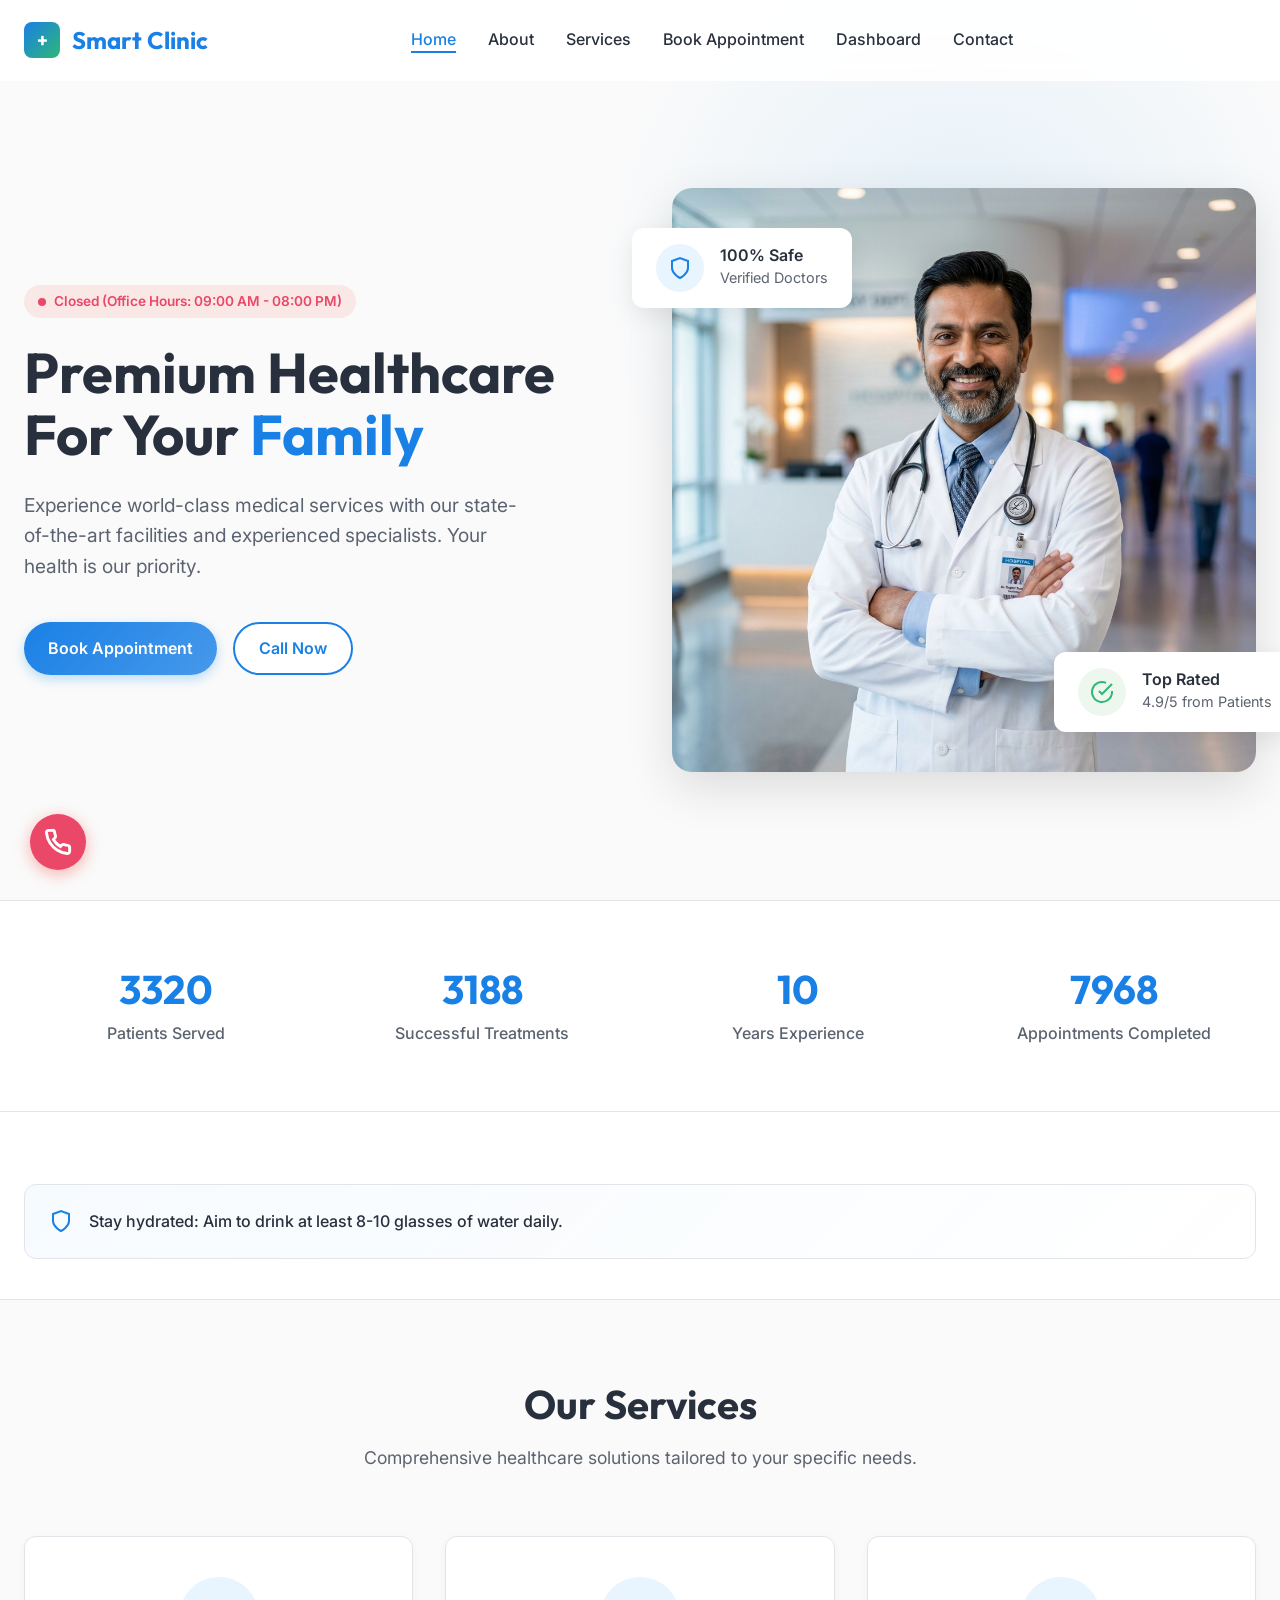
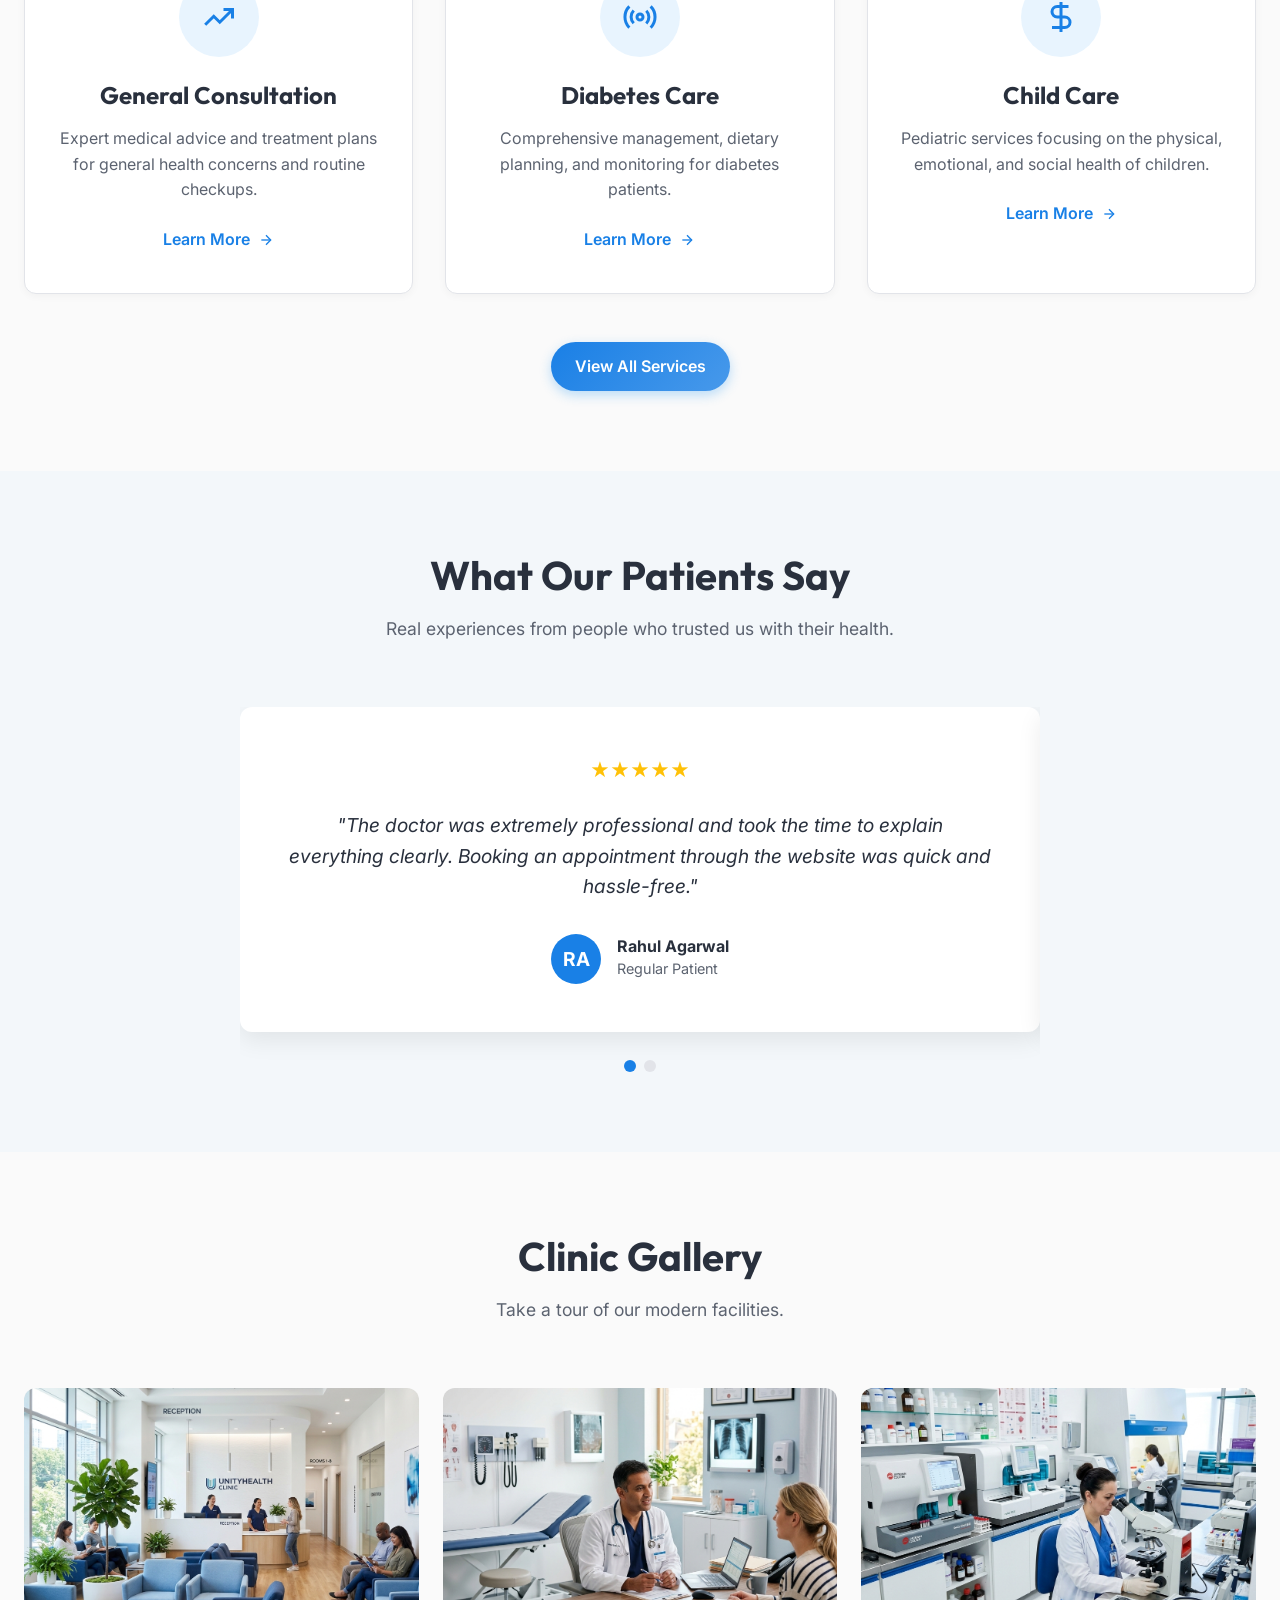
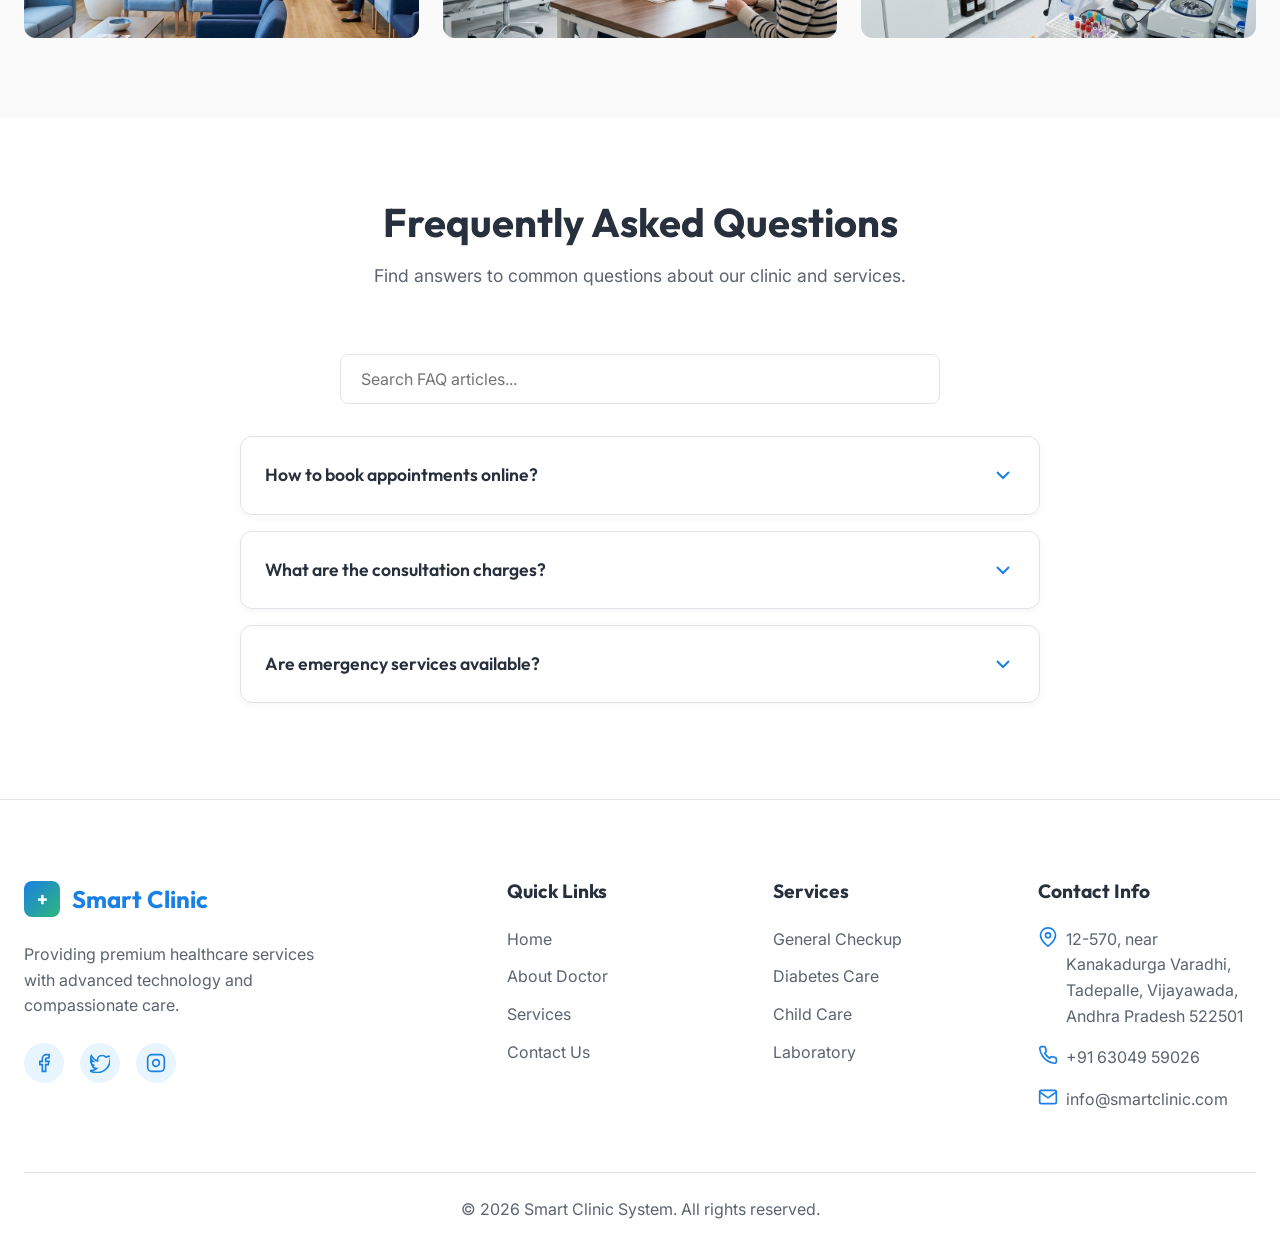
<file: index.html>
<!DOCTYPE html>
<html lang="en">
<head>
  <meta charset="UTF-8">
  <meta name="viewport" content="width=device-width, initial-scale=1.0">
  <title>Smart Clinic | Advanced Healthcare System</title>
  <meta name="description" content="Professional clinic appointment and patient management system offering premium healthcare services, online bookings, and secure patient charts.">
  <meta name="keywords" content="medical clinic, online doctor appointment, family healthcare, patient portal">
  <link rel="canonical" href="http://localhost:3000/index.html">

  <!-- Open Graph -->
  <meta property="og:type" content="website">
  <meta property="og:title" content="Smart Clinic | Advanced Healthcare System">
  <meta property="og:description" content="Professional clinic appointment and patient management system offering premium healthcare services.">

  <!-- PWA Manifest & Colors -->
  <link rel="manifest" href="manifest.json">
  <meta name="theme-color" content="#2196f3">

  <link href="https://fonts.googleapis.com/css2?family=Inter:wght@400;500;600&family=Outfit:wght@400;600;700&display=swap" rel="stylesheet">
  <link rel="stylesheet" href="css/style.css">

  <!-- Structured JSON-LD Data -->
  <script type="application/ld+json">
  {
    "@context": "https://schema.org",
    "@type": "MedicalClinic",
    "name": "Smart Clinic",
    "url": "http://localhost:3000",
    "logo": "http://localhost:3000/assets/images/logo-512.png",
    "telephone": "+91 63049 59026",
    "address": {
      "@type": "PostalAddress",
      "streetAddress": "12-570, near Kanakadurga Varadhi, Tadepalle",
      "addressLocality": "Vijayawada",
      "addressRegion": "Andhra Pradesh",
      "postalCode": "522501",
      "addressCountry": "IN"
    }
  }
  </script>
</head>
<body>

  <!-- Accessibility Skip link -->
  <a href="#main-content" class="skip-link">Skip to main content</a>

  <!-- Loading Screen -->
  <div class="loader-wrapper">
    <div class="loader"></div>
  </div>

  <!-- Navbar -->
  <nav class="navbar">
    <div class="container nav-container">
      <a href="index.html" class="logo">
        <div class="logo-icon">+</div>
        Smart Clinic
      </a>
      
      <ul class="nav-links">
        <li><a href="index.html" class="active">Home</a></li>
        <li><a href="about.html">About</a></li>
        <li><a href="services.html">Services</a></li>
        <li><a href="appointments.html">Book Appointment</a></li>
        <li><a href="patient-dashboard.html">Dashboard</a></li>
        <li><a href="contact.html">Contact</a></li>
      </ul>
      
      <div class="nav-actions">
        <button id="pwaInstallBtn" class="btn btn-sm btn-primary" style="display: none; padding: 8px 16px; font-size: 0.85rem;">Install App</button>
        <button class="theme-toggle" aria-label="Toggle dark mode"></button>
        <button class="hamburger" aria-label="Menu" aria-expanded="false">
          <svg width="24" height="24" viewBox="0 0 24 24" fill="none" stroke="currentColor" stroke-width="2"><line x1="4" x2="20" y1="12" y2="12"/><line x1="4" x2="20" y1="6" y2="6"/><line x1="4" x2="20" y1="18" y2="18"/></svg>
        </button>
      </div>
    </div>
  </nav>

  <!-- Hero Section -->
  <main id="main-content">
    <section class="hero">
      <div class="hero-bg-shape"></div>
      <div class="container hero-container">
        <div class="hero-content animate-on-scroll fade-right">
          <!-- Live Status widget -->
          <div id="clinicStatusWidget" class="clinic-status-badge open" style="margin-bottom: 24px;"></div>

          <h1>Premium Healthcare<br>For Your <span>Family</span></h1>
          <p>Experience world-class medical services with our state-of-the-art facilities and experienced specialists. Your health is our priority.</p>
          <div class="hero-buttons">
            <a href="appointments.html" class="btn btn-primary">Book Appointment</a>
            <a href="contact.html" class="btn btn-secondary">Call Now</a>
          </div>
        </div>
        
        <div class="hero-image animate-on-scroll fade-left">
          <img src="assets/images/hero-doctor.png" alt="Doctor smiling and holding clipboard">
          
          <div class="floating-card top">
            <div class="floating-icon">
              <svg width="24" height="24" viewBox="0 0 24 24" fill="none" stroke="currentColor" stroke-width="2"><path d="M12 22s8-4 8-10V5l-8-3-8 3v7c0 6 8 10 8 10z"/></svg>
            </div>
            <div>
              <h4 style="font-family: var(--font-body); font-weight: 600; margin: 0;">100% Safe</h4>
              <span style="color: var(--text-secondary); font-size: 0.9rem;">Verified Doctors</span>
            </div>
          </div>
          
          <div class="floating-card bottom">
            <div class="floating-icon" style="color: var(--status-completed); background-color: rgba(76,175,80,0.1);">
              <svg width="24" height="24" viewBox="0 0 24 24" fill="none" stroke="currentColor" stroke-width="2"><path d="M22 11.08V12a10 10 0 1 1-5.93-9.14"></path><polyline points="22 4 12 14.01 9 11.01"></polyline></svg>
            </div>
            <div>
              <h4 style="font-family: var(--font-body); font-weight: 600; margin: 0;">Top Rated</h4>
              <span style="color: var(--text-secondary); font-size: 0.9rem;">4.9/5 from Patients</span>
            </div>
          </div>
        </div>
      </div>
    </section>

    <!-- Statistics -->
    <section class="stats">
      <div class="container stats-grid">
        <div class="stat-item animate-on-scroll zoom-in">
          <h3 class="counter" data-target="5000" data-plus="true">0</h3>
          <p>Patients Served</p>
        </div>
        <div class="stat-item animate-on-scroll zoom-in" style="transition-delay: 0.1s;">
          <h3 class="counter" data-target="4800" data-plus="true">0</h3>
          <p>Successful Treatments</p>
        </div>
        <div class="stat-item animate-on-scroll zoom-in" style="transition-delay: 0.2s;">
          <h3 class="counter" data-target="15" data-plus="true">0</h3>
          <p>Years Experience</p>
        </div>
        <div class="stat-item animate-on-scroll zoom-in" style="transition-delay: 0.3s;">
          <h3 class="counter" data-target="12000" data-plus="true">0</h3>
          <p>Appointments Completed</p>
        </div>
      </div>
    </section>

    <!-- Health Tips Carousel Widget -->
    <section class="section" style="background-color: var(--surface-color); padding: 40px 0; border-bottom: 1px solid var(--border-color);">
      <div class="container">
        <div class="health-tip-card">
          <div id="healthTipsContainer"></div>
        </div>
      </div>
    </section>

    <!-- Services Preview -->
    <section class="section">
      <div class="container">
        <div class="section-header animate-on-scroll fade-up">
          <h2>Our Services</h2>
          <p>Comprehensive healthcare solutions tailored to your specific needs.</p>
        </div>
        
        <div class="services-grid">
          <div class="service-card animate-on-scroll fade-up">
            <div class="service-icon">
              <svg width="36" height="36" viewBox="0 0 24 24" fill="none" stroke="currentColor" stroke-width="2"><path d="M20.2 7.8l-7.7 7.7-4-4-5.7 5.7"/><path d="M15 7h6v6"/></svg>
            </div>
            <h3>General Consultation</h3>
            <p>Expert medical advice and treatment plans for general health concerns and routine checkups.</p>
            <a href="services.html" class="service-link">Learn More <svg width="16" height="16" viewBox="0 0 24 24" fill="none" stroke="currentColor" stroke-width="2"><path d="M5 12h14"/><path d="m12 5 7 7-7 7"/></svg></a>
          </div>
          
          <div class="service-card animate-on-scroll fade-up" style="transition-delay: 0.1s;">
            <div class="service-icon">
              <svg width="36" height="36" viewBox="0 0 24 24" fill="none" stroke="currentColor" stroke-width="2"><path d="M4.9 19.1C1 15.2 1 8.8 4.9 4.9"/><path d="M7.8 16.2c-2.3-2.3-2.3-6.1 0-8.5"/><circle cx="12" cy="12" r="2"/><path d="M16.2 7.8c2.3 2.3 2.3 6.1 0 8.5"/><path d="M19.1 4.9C23 8.8 23 15.2 19.1 19.1"/></svg>
            </div>
            <h3>Diabetes Care</h3>
            <p>Comprehensive management, dietary planning, and monitoring for diabetes patients.</p>
            <a href="services.html" class="service-link">Learn More <svg width="16" height="16" viewBox="0 0 24 24" fill="none" stroke="currentColor" stroke-width="2"><path d="M5 12h14"/><path d="m12 5 7 7-7 7"/></svg></a>
          </div>
          
          <div class="service-card animate-on-scroll fade-up" style="transition-delay: 0.2s;">
            <div class="service-icon">
              <svg width="36" height="36" viewBox="0 0 24 24" fill="none" stroke="currentColor" stroke-width="2"><path d="M12 2v20"/><path d="M17 5H9.5a3.5 3.5 0 0 0 0 7h5a3.5 3.5 0 0 1 0 7H6"/></svg>
            </div>
            <h3>Child Care</h3>
            <p>Pediatric services focusing on the physical, emotional, and social health of children.</p>
            <a href="services.html" class="service-link">Learn More <svg width="16" height="16" viewBox="0 0 24 24" fill="none" stroke="currentColor" stroke-width="2"><path d="M5 12h14"/><path d="m12 5 7 7-7 7"/></svg></a>
          </div>
        </div>
        
        <div style="text-align: center; margin-top: 48px;">
          <a href="services.html" class="btn btn-primary">View All Services</a>
        </div>
      </div>
    </section>

    <!-- Testimonials -->
    <section class="section testimonials">
      <div class="container">
        <div class="section-header animate-on-scroll fade-up">
          <h2>What Our Patients Say</h2>
          <p>Real experiences from people who trusted us with their health.</p>
        </div>
        
        <div class="testimonial-slider animate-on-scroll zoom-in">
          <div class="testimonial-track">
            <div class="testimonial-slide">
              <div class="stars">★★★★★</div>
              <p class="testimonial-text">"The doctor was extremely professional and took the time to explain everything clearly. Booking an appointment through the website was quick and hassle-free."</p>
              <div class="patient-info">
                <div style="width: 50px; height: 50px; background: var(--primary-color); border-radius: 50%; color: white; display: flex; align-items: center; justify-content: center; font-weight: bold; font-size: 1.2rem;">RA</div>
                <div style="text-align: left;">
                  <h4 style="margin: 0; font-family: var(--font-body);">Rahul Agarwal</h4>
                  <span>Regular Patient</span>
                </div>
              </div>
            </div>
            
            <div class="testimonial-slide">
              <div class="stars">★★★★★</div>
              <p class="testimonial-text">"I visited the clinic for a general checkup. The staff is polite, the environment is very clean, and the service is prompt. Highly recommended!"</p>
              <div class="patient-info">
                <div style="width: 50px; height: 50px; background: var(--secondary-color); border-radius: 50%; color: white; display: flex; align-items: center; justify-content: center; font-weight: bold; font-size: 1.2rem;">PS</div>
                <div style="text-align: left;">
                  <h4 style="margin: 0; font-family: var(--font-body);">Priya Sharma</h4>
                  <span>Consultation</span>
                </div>
              </div>
            </div>
          </div>
          <div class="slider-dots"></div>
        </div>
      </div>
    </section>

    <!-- Gallery -->
    <section class="section">
      <div class="container">
        <div class="section-header animate-on-scroll fade-up">
          <h2>Clinic Gallery</h2>
          <p>Take a tour of our modern facilities.</p>
        </div>
        
        <div style="display: grid; grid-template-columns: repeat(3, 1fr); gap: 24px;" class="animate-on-scroll fade-up">
          <div style="border-radius: var(--radius-md); overflow: hidden; height: 250px;">
            <img src="assets/images/clinic-interior.png" alt="Clinic Interior corridor view" style="width: 100%; height: 100%; object-fit: cover; transition: transform 0.3s; cursor: pointer;" onmouseover="this.style.transform='scale(1.05)'" onmouseout="this.style.transform='scale(1)'">
          </div>
          <div style="border-radius: var(--radius-md); overflow: hidden; height: 250px;">
            <img src="assets/images/consultation-room.png" alt="Doctor Consultation Room" style="width: 100%; height: 100%; object-fit: cover; transition: transform 0.3s; cursor: pointer;" onmouseover="this.style.transform='scale(1.05)'" onmouseout="this.style.transform='scale(1)'">
          </div>
          <div style="border-radius: var(--radius-md); overflow: hidden; height: 250px;">
            <img src="assets/images/lab-equipment.png" alt="Clinical Laboratory Equipment" style="width: 100%; height: 100%; object-fit: cover; transition: transform 0.3s; cursor: pointer;" onmouseover="this.style.transform='scale(1.05)'" onmouseout="this.style.transform='scale(1)'">
          </div>
        </div>
      </div>
    </section>

    <!-- FAQ -->
    <section class="section" style="background-color: var(--surface-color);">
      <div class="container">
        <div class="section-header animate-on-scroll fade-up">
          <h2>Frequently Asked Questions</h2>
          <p>Find answers to common questions about our clinic and services.</p>
        </div>

        <!-- FAQ Search input -->
        <div style="max-width: 600px; margin: 0 auto 32px; position: relative;">
          <input type="text" id="faqSearchInput" class="form-control" placeholder="Search FAQ articles..." style="padding-left: 20px;">
        </div>
        
        <div class="faq-container animate-on-scroll fade-up">
          <div class="faq-item">
            <div class="faq-question" role="button" aria-expanded="false">
              How to book appointments online?
              <svg class="faq-icon" width="24" height="24" viewBox="0 0 24 24" fill="none" stroke="currentColor" stroke-width="2"><path d="m6 9 6 6 6-6"/></svg>
            </div>
            <div class="faq-answer">
              <p>You can book an appointment by navigating to the "Book Appointment" page from the menu. Fill in your details, select your preferred date and time, and submit the form. You will receive an Appointment ID instantly.</p>
            </div>
          </div>
          
          <div class="faq-item">
            <div class="faq-question" role="button" aria-expanded="false">
              What are the consultation charges?
              <svg class="faq-icon" width="24" height="24" viewBox="0 0 24 24" fill="none" stroke="currentColor" stroke-width="2"><path d="m6 9 6 6 6-6"/></svg>
            </div>
            <div class="faq-answer">
              <p>Our standard general consultation fee is ₹500. Specialist consultations may vary. Please contact our reception desk for specific service charges.</p>
            </div>
          </div>
          
          <div class="faq-item">
            <div class="faq-question" role="button" aria-expanded="false">
              Are emergency services available?
              <svg class="faq-icon" width="24" height="24" viewBox="0 0 24 24" fill="none" stroke="currentColor" stroke-width="2"><path d="m6 9 6 6 6-6"/></svg>
            </div>
            <div class="faq-answer">
              <p>Yes, we provide 24/7 emergency care services. Please call our emergency hotline directly at +91 63049 59026 for immediate assistance.</p>
            </div>
          </div>
        </div>
      </div>
    </section>
  </main>

  <!-- Floating Emergency Call Button -->
  <a href="tel:+916304959026" class="emergency-float" aria-label="Call Emergency Hotline" title="Call Emergency Hotline">
    <svg width="28" height="28" viewBox="0 0 24 24" fill="none" stroke="currentColor" stroke-width="2.5"><path d="M22 16.92v3a2 2 0 0 1-2.18 2 19.79 19.79 0 0 1-8.63-3.07 19.5 19.5 0 0 1-6-6 19.79 19.79 0 0 1-3.07-8.67A2 2 0 0 1 4.11 2h3a2 2 0 0 1 2 1.72 12.84 12.84 0 0 0 .7 2.81 2 2 0 0 1-.45 2.11L8.09 9.91a16 16 0 0 0 6 6l1.27-1.27a2 2 0 0 1 2.11-.45 12.84 12.84 0 0 0 2.81.7A2 2 0 0 1 22 16.92z"/></svg>
  </a>

  <!-- Footer -->
  <footer class="footer">
    <div class="container">
      <div class="footer-grid">
        <div class="footer-col">
          <a href="index.html" class="logo" style="margin-bottom: 24px; display: inline-flex;">
            <div class="logo-icon">+</div>
            Smart Clinic
          </a>
          <p style="color: var(--text-secondary); margin-bottom: 24px; max-width: 300px;">Providing premium healthcare services with advanced technology and compassionate care.</p>
          <div class="social-links">
            <a href="#" aria-label="Facebook"><svg width="20" height="20" viewBox="0 0 24 24" fill="none" stroke="currentColor" stroke-width="2"><path d="M18 2h-3a5 5 0 0 0-5 5v3H7v4h3v8h4v-8h3l1-4h-4V7a1 1 0 0 1 1-1h3z"/></svg></a>
            <a href="#" aria-label="Twitter"><svg width="20" height="20" viewBox="0 0 24 24" fill="none" stroke="currentColor" stroke-width="2"><path d="M22 4.01c-1 .49-1.98.68-3 .99-1.12-1.27-2.74-2.06-4.5-2-2.67 0-5.48 2.08-5.48 5.15 0 .41.04.82.11 1.21C7.69 9.3 4.06 7.33 1.64 3.16c-.45.77-.71 1.66-.71 2.61 0 1.73.91 3.29 2.29 4.21-.92-.03-1.78-.29-2.53-.7v.06c0 2.67 1.91 4.89 4.43 5.39-.47.13-.97.19-1.48.19-.36 0-.71-.03-1.05-.1.7 2.19 2.76 3.79 5.18 3.83C5.83 20.35 3.1 21.2 0 21.2c-.42 0-.84-.02-1.25-.07C2.45 22.8 5.37 23.5 8.5 23.5c10.18 0 15.75-8.43 15.75-15.75 0-.24 0-.48-.01-.72 1.08-.78 2.02-1.75 2.76-2.84z"/></svg></a>
            <a href="#" aria-label="Instagram"><svg width="20" height="20" viewBox="0 0 24 24" fill="none" stroke="currentColor" stroke-width="2"><rect x="2" y="2" width="20" height="20" rx="5" ry="5"/><path d="M16 11.37A4 4 0 1 1 12.63 8 4 4 0 0 1 16 11.37z"/><line x1="17.5" y1="6.5" x2="17.51" y2="6.5"/></svg></a>
          </div>
        </div>
        
        <div class="footer-col">
          <h4>Quick Links</h4>
          <ul class="footer-links">
            <li><a href="index.html">Home</a></li>
            <li><a href="about.html">About Doctor</a></li>
            <li><a href="services.html">Services</a></li>
            <li><a href="contact.html">Contact Us</a></li>
          </ul>
        </div>
        
        <div class="footer-col">
          <h4>Services</h4>
          <ul class="footer-links">
            <li><a href="services.html">General Checkup</a></li>
            <li><a href="services.html">Diabetes Care</a></li>
            <li><a href="services.html">Child Care</a></li>
            <li><a href="services.html">Laboratory</a></li>
          </ul>
        </div>
        
        <div class="footer-col">
          <h4>Contact Info</h4>
          <ul class="footer-links">
            <li style="display: flex; gap: 8px; margin-bottom: 16px; color: var(--text-secondary);">
              <svg width="20" height="20" viewBox="0 0 24 24" fill="none" stroke="currentColor" stroke-width="2" style="color: var(--primary-color); flex-shrink: 0;"><path d="M21 10c0 7-9 13-9 13s-9-6-9-13a9 9 0 0 1 18 0z"/><circle cx="12" cy="10" r="3"/></svg>
              12-570, near Kanakadurga Varadhi, Tadepalle, Vijayawada, Andhra Pradesh 522501
            </li>
            <li style="display: flex; gap: 8px; margin-bottom: 16px; color: var(--text-secondary);">
              <svg width="20" height="20" viewBox="0 0 24 24" fill="none" stroke="currentColor" stroke-width="2" style="color: var(--primary-color); flex-shrink: 0;"><path d="M22 16.92v3a2 2 0 0 1-2.18 2 19.79 19.79 0 0 1-8.63-3.07 19.5 19.5 0 0 1-6-6 19.79 19.79 0 0 1-3.07-8.67A2 2 0 0 1 4.11 2h3a2 2 0 0 1 2 1.72 12.84 12.84 0 0 0 .7 2.81 2 2 0 0 1-.45 2.11L8.09 9.91a16 16 0 0 0 6 6l1.27-1.27a2 2 0 0 1 2.11-.45 12.84 12.84 0 0 0 2.81.7A2 2 0 0 1 22 16.92z"/></svg>
              +91 63049 59026
            </li>
            <li style="display: flex; gap: 8px; color: var(--text-secondary);">
              <svg width="20" height="20" viewBox="0 0 24 24" fill="none" stroke="currentColor" stroke-width="2" style="color: var(--primary-color); flex-shrink: 0;"><path d="M4 4h16c1.1 0 2 .9 2 2v12c0 1.1-.9 2-2 2H4c-1.1 0-2-.9-2-2V6c0-1.1.9-2 2-2z"/><polyline points="22,6 12,13 2,6"/></svg>
              info@smartclinic.com
            </li>
          </ul>
        </div>
      </div>
      
      <div class="footer-bottom">
        <p>&copy; 2026 Smart Clinic System. All rights reserved.</p>
      </div>
    </div>
  </footer>

  <button class="back-to-top" aria-label="Back to top">
    <svg width="24" height="24" viewBox="0 0 24 24" fill="none" stroke="currentColor" stroke-width="2"><path d="m18 15-6-6-6 6"/></svg>
  </button>

  <script type="module" src="js/app.js"></script>
</body>
</html>
</file>
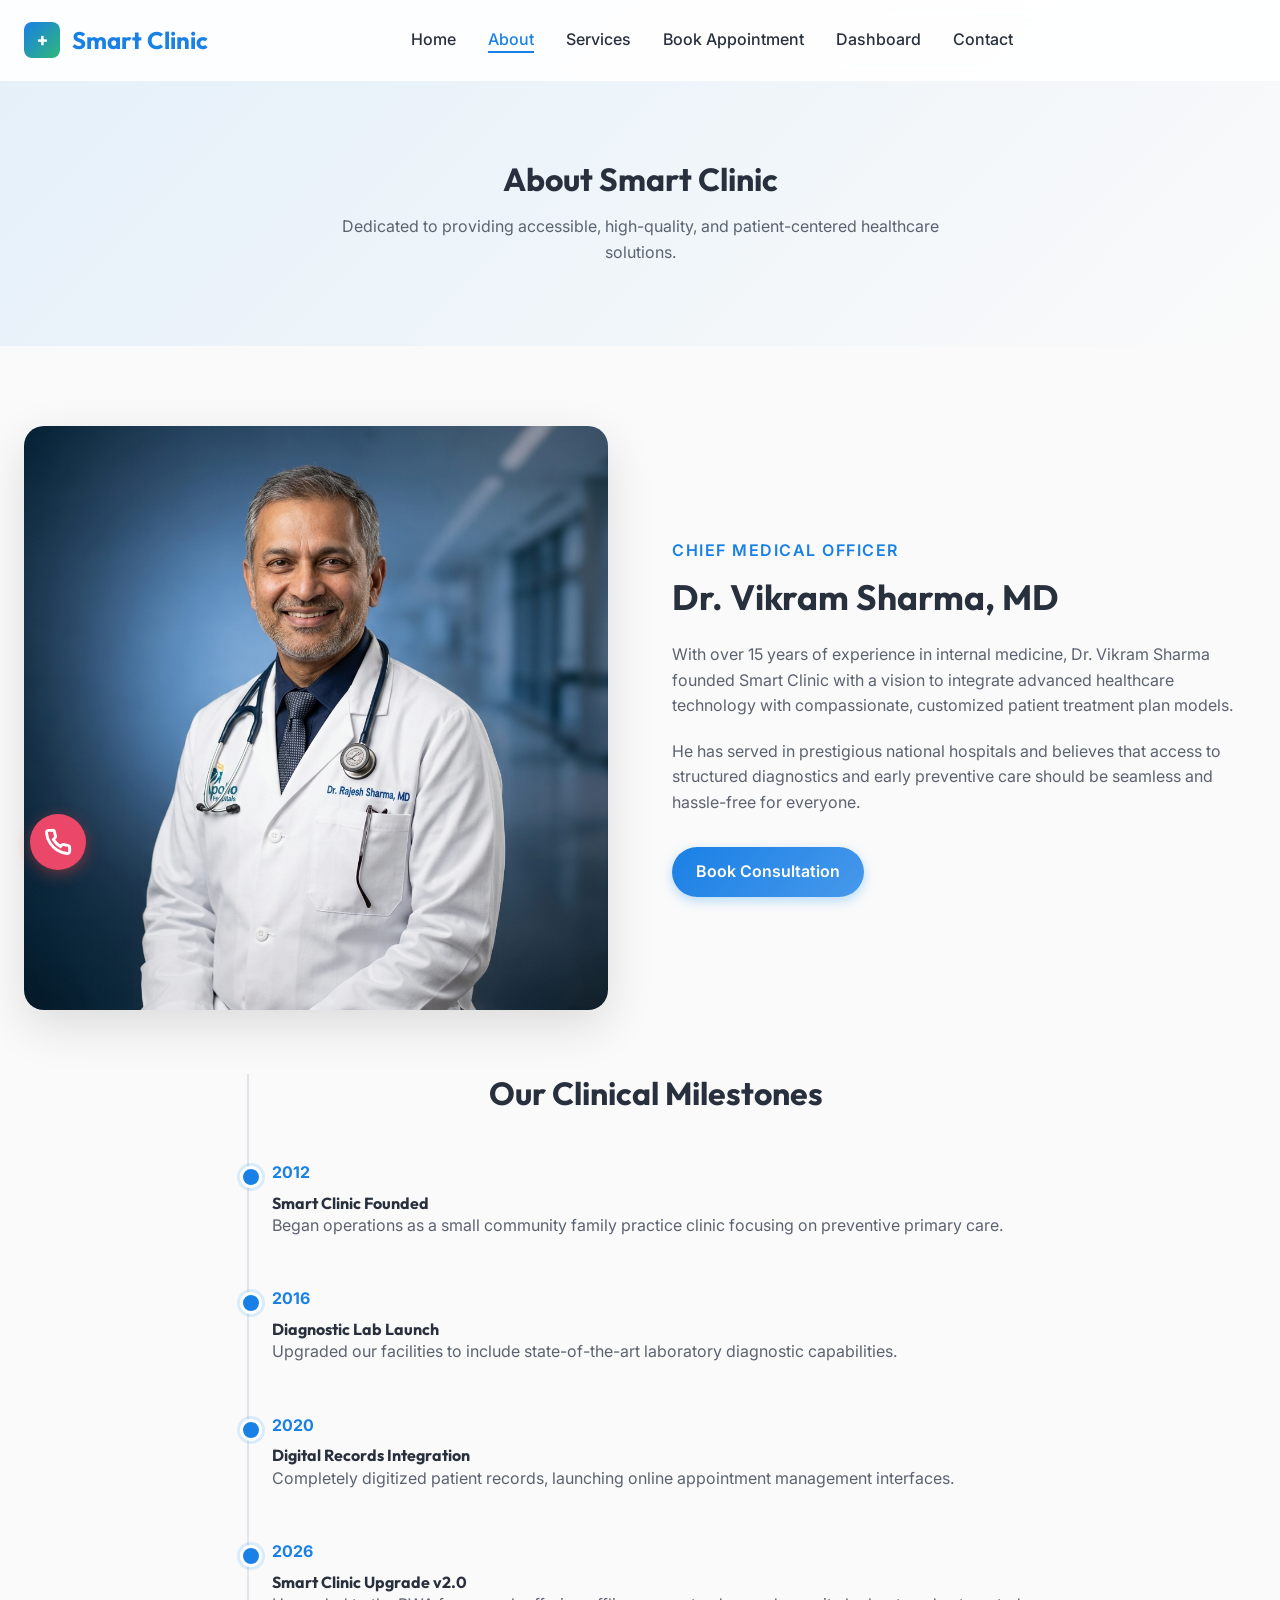
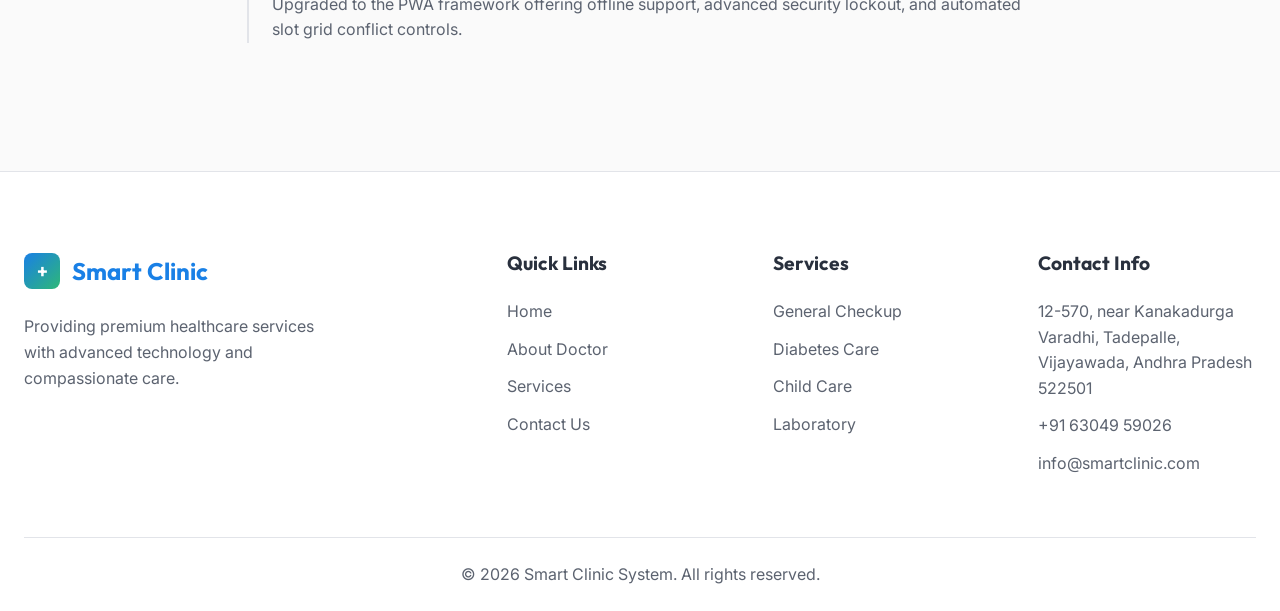
<file: about.html>
<!DOCTYPE html>
<html lang="en">
<head>
  <meta charset="UTF-8">
  <meta name="viewport" content="width=device-width, initial-scale=1.0">
  <title>About Us | Smart Clinic</title>
  <meta name="description" content="Learn more about Smart Clinic, our history, doctor profiles, and clinical milestones.">
  <meta name="keywords" content="about clinic, medical staff, timeline, clinical team">
  <link rel="canonical" href="http://localhost:3000/about.html">

  <!-- Open Graph -->
  <meta property="og:type" content="website">
  <meta property="og:title" content="About Us | Smart Clinic">
  <meta property="og:description" content="Learn more about Smart Clinic, our history, doctor profiles, and clinical milestones.">

  <!-- PWA Manifest & Colors -->
  <link rel="manifest" href="manifest.json">
  <meta name="theme-color" content="#2196f3">

  <link href="https://fonts.googleapis.com/css2?family=Inter:wght@400;500;600&family=Outfit:wght@400;600;700&display=swap" rel="stylesheet">
  <link rel="stylesheet" href="css/style.css">
  
  <style>
    /* About page specific styles */
    .about-grid {
      display: grid;
      grid-template-columns: 1fr 1fr;
      gap: 64px;
      align-items: center;
    }
    
    .timeline {
      position: relative;
      max-width: 800px;
      margin: 64px auto 0;
      padding-left: 32px;
    }
    
    .timeline::before {
      content: '';
      position: absolute;
      left: 7px;
      top: 0;
      width: 2px;
      height: 100%;
      background-color: var(--border-color);
    }
    
    .timeline-item {
      position: relative;
      margin-bottom: 48px;
    }
    
    .timeline-item::before {
      content: '';
      position: absolute;
      left: -32px;
      top: 6px;
      width: 16px;
      height: 16px;
      border-radius: 50%;
      background-color: var(--primary-color);
      border: 3px solid var(--surface-color);
      box-shadow: 0 0 0 3px rgba(33, 150, 243, 0.15);
    }
    
    .timeline-date {
      font-weight: 700;
      color: var(--primary-color);
      margin-bottom: 8px;
    }
    
    @media (max-width: 768px) {
      .about-grid {
        grid-template-columns: 1fr;
        gap: 32px;
      }
    }
  </style>
</head>
<body>

  <!-- Skip to main content landmark for accessibility -->
  <a href="#main-content" class="skip-link">Skip to main content</a>

  <!-- Loading Screen -->
  <div class="loader-wrapper">
    <div class="loader"></div>
  </div>

  <!-- Navbar -->
  <nav class="navbar scrolled">
    <div class="container nav-container">
      <a href="index.html" class="logo">
        <div class="logo-icon">+</div>
        Smart Clinic
      </a>
      
      <ul class="nav-links">
        <li><a href="index.html">Home</a></li>
        <li><a href="about.html" class="active">About</a></li>
        <li><a href="services.html">Services</a></li>
        <li><a href="appointments.html">Book Appointment</a></li>
        <li><a href="patient-dashboard.html">Dashboard</a></li>
        <li><a href="contact.html">Contact</a></li>
      </ul>
      
      <div class="nav-actions">
        <button id="pwaInstallBtn" class="btn btn-sm btn-primary" style="display: none; padding: 8px 16px; font-size: 0.85rem;">Install App</button>
        <button class="theme-toggle" aria-label="Toggle dark mode"></button>
        <button class="hamburger" aria-label="Menu" aria-expanded="false">
          <svg width="24" height="24" viewBox="0 0 24 24" fill="none" stroke="currentColor" stroke-width="2"><line x1="4" x2="20" y1="12" y2="12"/><line x1="4" x2="20" y1="6" y2="6"/><line x1="4" x2="20" y1="18" y2="18"/></svg>
        </button>
      </div>
    </div>
  </nav>

  <!-- Page Header -->
  <header class="section" style="background: linear-gradient(135deg, rgba(33, 150, 243, 0.1), rgba(255, 255, 255, 0)); padding: 160px 0 80px; margin-bottom: 0;">
    <div class="container text-center" style="text-align: center;">
      <h1 class="animate-on-scroll fade-up">About Smart Clinic</h1>
      <p class="animate-on-scroll fade-up" style="transition-delay: 0.1s; color: var(--text-secondary); max-width: 600px; margin: 16px auto 0;">Dedicated to providing accessible, high-quality, and patient-centered healthcare solutions.</p>
    </div>
  </header>

  <!-- About Grid -->
  <main id="main-content" class="section">
    <div class="container">
      
      <div class="about-grid">
        <div class="animate-on-scroll fade-right">
          <img src="assets/images/doctor-profile.png" alt="Dr. Vikram Sharma consulting with stethoscope" style="border-radius: var(--radius-lg); box-shadow: var(--shadow-lg);">
        </div>
        
        <div class="animate-on-scroll fade-left">
          <span style="color: var(--primary-color); font-weight: 600; text-transform: uppercase; letter-spacing: 1.5px; display: block; margin-bottom: 12px;">Chief Medical Officer</span>
          <h2 style="font-size: 2.2rem; margin-bottom: 24px;">Dr. Vikram Sharma, MD</h2>
          <p style="margin-bottom: 20px; color: var(--text-secondary);">With over 15 years of experience in internal medicine, Dr. Vikram Sharma founded Smart Clinic with a vision to integrate advanced healthcare technology with compassionate, customized patient treatment plan models.</p>
          <p style="color: var(--text-secondary); margin-bottom: 32px;">He has served in prestigious national hospitals and believes that access to structured diagnostics and early preventive care should be seamless and hassle-free for everyone.</p>
          <a href="appointments.html" class="btn btn-primary">Book Consultation</a>
        </div>
      </div>
      
      <!-- Timeline -->
      <div class="timeline animate-on-scroll fade-up">
        <h3 style="text-align: center; font-size: 2rem; margin-bottom: 48px; font-family: var(--font-heading);">Our Clinical Milestones</h3>
        
        <div class="timeline-item">
          <div class="timeline-date">2012</div>
          <h4>Smart Clinic Founded</h4>
          <p style="color: var(--text-secondary);">Began operations as a small community family practice clinic focusing on preventive primary care.</p>
        </div>
        
        <div class="timeline-item">
          <div class="timeline-date">2016</div>
          <h4>Diagnostic Lab Launch</h4>
          <p style="color: var(--text-secondary);">Upgraded our facilities to include state-of-the-art laboratory diagnostic capabilities.</p>
        </div>
        
        <div class="timeline-item">
          <div class="timeline-date">2020</div>
          <h4>Digital Records Integration</h4>
          <p style="color: var(--text-secondary);">Completely digitized patient records, launching online appointment management interfaces.</p>
        </div>
        
        <div class="timeline-item">
          <div class="timeline-date">2026</div>
          <h4>Smart Clinic Upgrade v2.0</h4>
          <p style="color: var(--text-secondary);">Upgraded to the PWA framework offering offline support, advanced security lockout, and automated slot grid conflict controls.</p>
        </div>
      </div>

    </div>
  </main>

  <!-- Floating Emergency Call Button -->
  <a href="tel:+916304959026" class="emergency-float" aria-label="Call Emergency Hotline" title="Call Emergency Hotline">
    <svg width="28" height="28" viewBox="0 0 24 24" fill="none" stroke="currentColor" stroke-width="2.5"><path d="M22 16.92v3a2 2 0 0 1-2.18 2 19.79 19.79 0 0 1-8.63-3.07 19.5 19.5 0 0 1-6-6 19.79 19.79 0 0 1-3.07-8.67A2 2 0 0 1 4.11 2h3a2 2 0 0 1 2 1.72 12.84 12.84 0 0 0 .7 2.81 2 2 0 0 1-.45 2.11L8.09 9.91a16 16 0 0 0 6 6l1.27-1.27a2 2 0 0 1 2.11-.45 12.84 12.84 0 0 0 2.81.7A2 2 0 0 1 22 16.92z"/></svg>
  </a>

  <!-- Footer -->
  <footer class="footer">
    <div class="container">
      <div class="footer-grid">
        <div class="footer-col">
          <a href="index.html" class="logo" style="margin-bottom: 24px; display: inline-flex;">
            <div class="logo-icon">+</div>
            Smart Clinic
          </a>
          <p style="color: var(--text-secondary); margin-bottom: 24px; max-width: 300px;">Providing premium healthcare services with advanced technology and compassionate care.</p>
        </div>
        
        <div class="footer-col">
          <h4>Quick Links</h4>
          <ul class="footer-links">
            <li><a href="index.html">Home</a></li>
            <li><a href="about.html">About Doctor</a></li>
            <li><a href="services.html">Services</a></li>
            <li><a href="contact.html">Contact Us</a></li>
          </ul>
        </div>
        
        <div class="footer-col">
          <h4>Services</h4>
          <ul class="footer-links">
            <li><a href="services.html">General Checkup</a></li>
            <li><a href="services.html">Diabetes Care</a></li>
            <li><a href="services.html">Child Care</a></li>
            <li><a href="services.html">Laboratory</a></li>
          </ul>
        </div>
        
        <div class="footer-col">
          <h4>Contact Info</h4>
          <ul class="footer-links">
            <li style="color: var(--text-secondary);">12-570, near Kanakadurga Varadhi, Tadepalle, Vijayawada, Andhra Pradesh 522501</li>
            <li style="color: var(--text-secondary);">+91 63049 59026</li>
            <li style="color: var(--text-secondary);">info@smartclinic.com</li>
          </ul>
        </div>
      </div>
      <div class="footer-bottom">
        <p>&copy; 2026 Smart Clinic System. All rights reserved.</p>
      </div>
    </div>
  </footer>

  <button class="back-to-top" aria-label="Back to top">
    <svg width="24" height="24" viewBox="0 0 24 24" fill="none" stroke="currentColor" stroke-width="2"><path d="m18 15-6-6-6 6"/></svg>
  </button>

  <script type="module" src="js/app.js"></script>
</body>
</html>
</file>
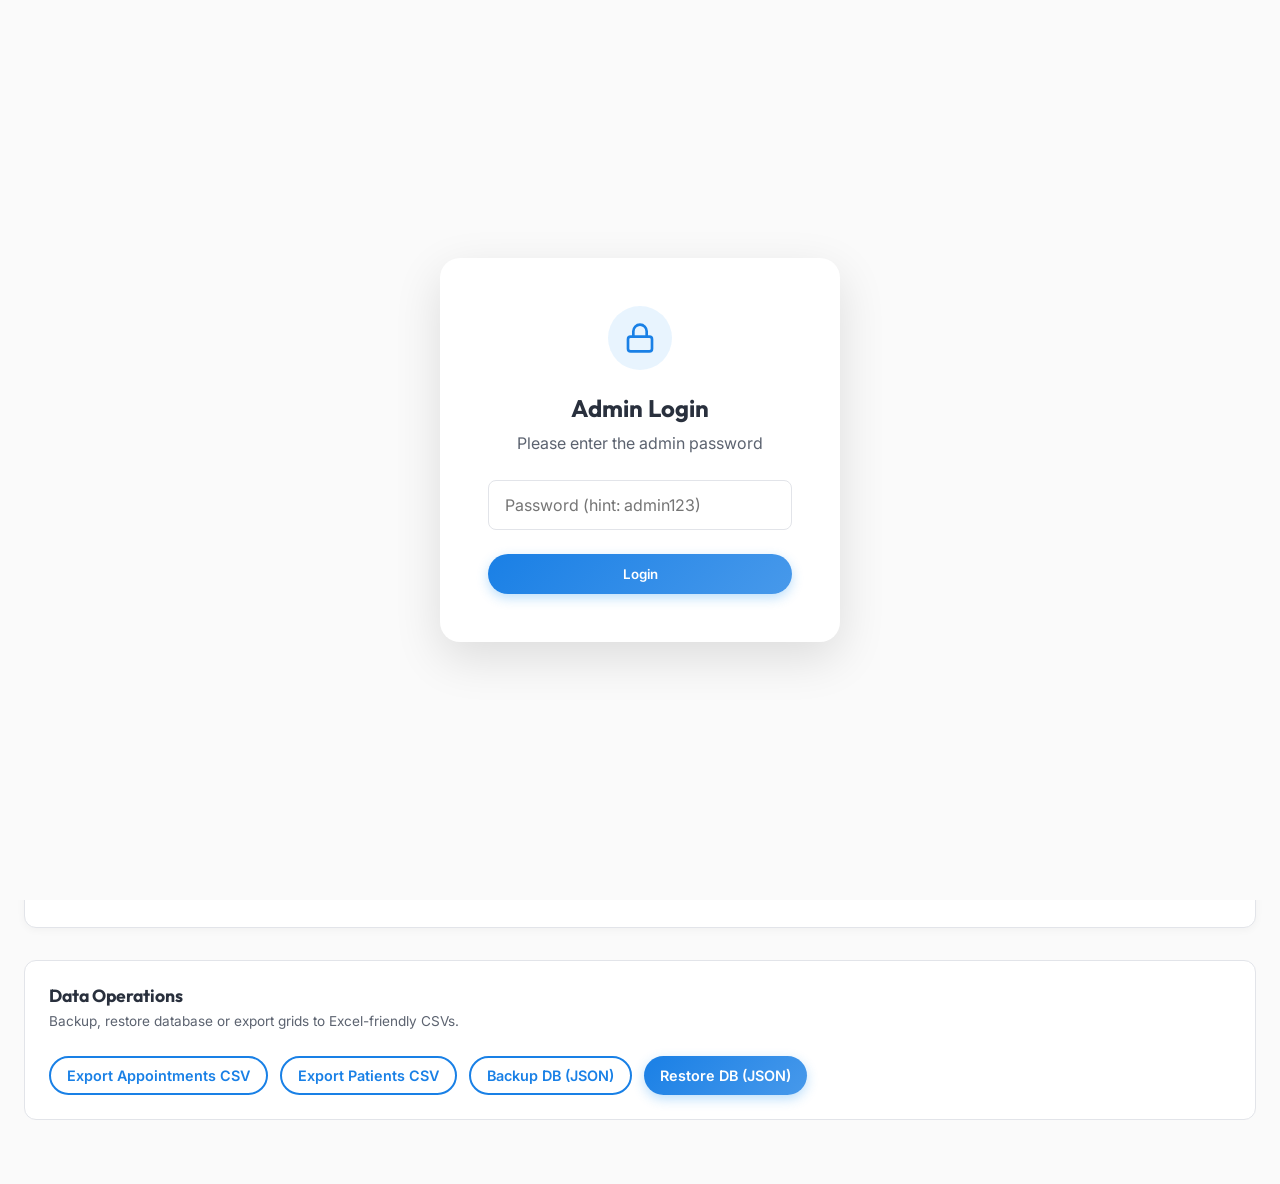
<file: admin-dashboard.html>
<!DOCTYPE html>
<html lang="en">
<head>
  <meta charset="UTF-8">
  <meta name="viewport" content="width=device-width, initial-scale=1.0">
  <title>Admin Dashboard | Smart Clinic</title>
  <meta name="description" content="Clinic administration portal. Manage bookings, analytics, and records.">
  
  <link href="https://fonts.googleapis.com/css2?family=Inter:wght@400;500;600&family=Outfit:wght@400;600;700&display=swap" rel="stylesheet">
  <link rel="stylesheet" href="css/style.css">
  
  <style>
    /* Admin specific styles */
    .admin-stats-grid {
      display: grid;
      grid-template-columns: repeat(4, 1fr);
      gap: 24px;
      margin-bottom: 32px;
    }
    
    .admin-stat-card {
      background-color: var(--surface-color);
      padding: 24px;
      border-radius: var(--radius-md);
      box-shadow: var(--shadow-sm);
      border: 1px solid var(--border-color);
      display: flex;
      align-items: center;
      gap: 16px;
    }
    
    .admin-stat-icon {
      width: 56px;
      height: 56px;
      border-radius: 50%;
      display: flex;
      align-items: center;
      justify-content: center;
      flex-shrink: 0;
    }
    
    .charts-grid {
      display: grid;
      grid-template-columns: repeat(3, 1fr);
      gap: 24px;
      margin-bottom: 32px;
    }
    
    .chart-card {
      background-color: var(--surface-color);
      padding: 24px;
      border-radius: var(--radius-md);
      box-shadow: var(--shadow-sm);
      border: 1px solid var(--border-color);
    }
    
    .table-container {
      background-color: var(--surface-color);
      border-radius: var(--radius-md);
      box-shadow: var(--shadow-sm);
      border: 1px solid var(--border-color);
      overflow-x: auto;
    }
    
    .data-table {
      width: 100%;
      border-collapse: collapse;
    }
    
    .data-table th, .data-table td {
      padding: 16px 24px;
      text-align: left;
      border-bottom: 1px solid var(--border-color);
    }
    
    .data-table th {
      background-color: var(--surface-hover);
      font-weight: 600;
      color: var(--text-secondary);
      white-space: nowrap;
    }
    
    .data-table tr:hover {
      background-color: rgba(33, 150, 243, 0.02);
    }
    
    .action-btn {
      background: none;
      border: none;
      cursor: pointer;
      padding: 4px;
      color: var(--text-secondary);
      transition: color var(--transition-fast);
    }
    
    .action-btn:hover {
      color: var(--primary-color);
    }
    
    .action-btn.delete:hover {
      color: var(--status-cancelled);
    }

    /* Auth Gate overlay */
    #authOverlay {
      position: fixed;
      top: 0; left: 0; width: 100%; height: 100%;
      background-color: var(--bg-color);
      z-index: 3000;
      display: flex;
      align-items: center;
      justify-content: center;
    }

    .auth-card {
      background-color: var(--surface-color);
      padding: 48px;
      border-radius: var(--radius-lg);
      box-shadow: var(--shadow-lg);
      width: 100%;
      max-width: 400px;
      text-align: center;
    }
    
    .tab-nav {
      display: flex;
      gap: 16px;
      margin-bottom: 24px;
      border-bottom: 1px solid var(--border-color);
    }
    
    .tab-btn {
      background: none;
      border: none;
      padding: 12px 16px;
      font-weight: 600;
      color: var(--text-secondary);
      cursor: pointer;
      position: relative;
    }
    
    .tab-btn.active {
      color: var(--primary-color);
    }
    
    .tab-btn.active::after {
      content: '';
      position: absolute;
      bottom: -1px;
      left: 0;
      width: 100%;
      height: 2px;
      background-color: var(--primary-color);
    }
    
    .tab-pane {
      display: none;
    }
    
    .tab-pane.active {
      display: block;
    }
    
    @media (max-width: 1024px) {
      .admin-stats-grid {
        grid-template-columns: repeat(2, 1fr);
      }
      .charts-grid {
        grid-template-columns: 1fr;
      }
    }
    
    @media (max-width: 768px) {
      .admin-stats-grid {
        grid-template-columns: 1fr;
      }
    }
  </style>
</head>
<body>

  <!-- Skip to main content landmark for accessibility -->
  <a href="#main-content" class="skip-link">Skip to main content</a>

  <!-- Loading Screen -->
  <div class="loader-wrapper">
    <div class="loader"></div>
  </div>

  <!-- Authentication Gate -->
  <div id="authOverlay">
    <div class="auth-card">
      <div style="width: 64px; height: 64px; background-color: rgba(33, 150, 243, 0.1); color: var(--primary-color); border-radius: 50%; display: flex; align-items: center; justify-content: center; margin: 0 auto 24px;">
        <svg width="32" height="32" viewBox="0 0 24 24" fill="none" stroke="currentColor" stroke-width="2"><rect x="3" y="11" width="18" height="11" rx="2" ry="2"/><path d="M7 11V7a5 5 0 0 1 10 0v4"/></svg>
      </div>
      <h2 style="margin-bottom: 8px;">Admin Login</h2>
      <p style="color: var(--text-secondary); margin-bottom: 24px;">Please enter the admin password</p>
      
      <form id="adminAuthForm">
        <div class="form-group" style="text-align: left;">
          <input type="password" id="adminPassword" class="form-control" placeholder="Password (hint: admin123)" required>
          <span class="error-message" id="authError">Incorrect password</span>
        </div>
        <button type="submit" class="btn btn-primary btn-block">Login</button>
      </form>
    </div>
  </div>

  <!-- Navbar -->
  <nav class="navbar scrolled">
    <div class="container nav-container">
      <a href="index.html" class="logo">
        <div class="logo-icon">+</div>
        Smart Clinic
      </a>
      
      <ul class="nav-links">
        <li><a href="index.html">Home</a></li>
        <li><a href="about.html">About</a></li>
        <li><a href="services.html">Services</a></li>
        <li><a href="appointments.html">Book Appointment</a></li>
        <li><a href="patient-dashboard.html">Dashboard</a></li>
        <li><a href="admin-dashboard.html" class="active">Admin</a></li>
      </ul>
      
      <div class="nav-actions">
        <button id="pwaInstallBtn" class="btn btn-sm btn-primary" style="display: none; padding: 8px 16px; font-size: 0.85rem;">Install App</button>
        <button class="theme-toggle" aria-label="Toggle dark mode"></button>
        <button class="btn btn-sm btn-secondary" onclick="logout()">Logout</button>
      </div>
    </div>
  </nav>

  <main id="main-content" class="container" style="margin-top: 100px; padding-bottom: 64px;">
    
    <div style="display: flex; justify-content: space-between; align-items: center; margin-bottom: 32px;">
      <h2>Admin Dashboard</h2>
      <button class="btn btn-primary" onclick="initAdminData(true)">
        <svg width="16" height="16" viewBox="0 0 24 24" fill="none" stroke="currentColor" stroke-width="2"><polyline points="23 4 23 10 17 10"/><polyline points="1 20 1 14 7 14"/><path d="M3.51 9a9 9 0 0 1 14.85-3.36L23 10M1 14l4.64 4.36A9 9 0 0 0 20.49 15"/></svg>
        Refresh Data
      </button>
    </div>

    <!-- Stats Row -->
    <div class="admin-stats-grid">
      <div class="admin-stat-card">
        <div class="admin-stat-icon" style="background-color: rgba(33, 150, 243, 0.1); color: var(--primary-color);">
          <svg width="24" height="24" viewBox="0 0 24 24" fill="none" stroke="currentColor" stroke-width="2"><rect x="3" y="4" width="18" height="18" rx="2" ry="2"/><line x1="16" y1="2" x2="16" y2="6"/><line x1="8" y1="2" x2="8" y2="6"/><line x1="3" y1="10" x2="21" y2="10"/></svg>
        </div>
        <div>
          <h3 id="statTotalAppointments" style="font-size: 1.8rem; margin: 0;">0</h3>
          <span style="color: var(--text-secondary); font-size: 0.9rem;">Total Appointments</span>
        </div>
      </div>
      
      <div class="admin-stat-card">
        <div class="admin-stat-icon" style="background-color: rgba(76, 175, 80, 0.1); color: var(--status-completed);">
          <svg width="24" height="24" viewBox="0 0 24 24" fill="none" stroke="currentColor" stroke-width="2"><path d="M17 21v-2a4 4 0 0 0-4-4H5a4 4 0 0 0-4 4v2"/><circle cx="9" cy="7" r="4"/><path d="M23 21v-2a4 4 0 0 0-3-3.87"/><path d="M16 3.13a4 4 0 0 1 0 7.75"/></svg>
        </div>
        <div>
          <h3 id="statTotalPatients" style="font-size: 1.8rem; margin: 0;">0</h3>
          <span style="color: var(--text-secondary); font-size: 0.9rem;">Total Patients</span>
        </div>
      </div>
      
      <div class="admin-stat-card">
        <div class="admin-stat-icon" style="background-color: rgba(255, 152, 0, 0.1); color: var(--status-pending);">
          <svg width="24" height="24" viewBox="0 0 24 24" fill="none" stroke="currentColor" stroke-width="2"><circle cx="12" cy="12" r="10"/><polyline points="12 6 12 12 16 14"/></svg>
        </div>
        <div>
          <h3 id="statToday" style="font-size: 1.8rem; margin: 0;">0</h3>
          <span style="color: var(--text-secondary); font-size: 0.9rem;">Today's Load</span>
        </div>
      </div>
      
      <div class="admin-stat-card">
        <div class="admin-stat-icon" style="background-color: rgba(244, 67, 54, 0.1); color: var(--status-cancelled);">
          <svg width="24" height="24" viewBox="0 0 24 24" fill="none" stroke="currentColor" stroke-width="2"><circle cx="12" cy="12" r="10"/><line x1="15" y1="9" x2="9" y2="15"/><line x1="9" y1="9" x2="15" y2="15"/></svg>
        </div>
        <div>
          <h3 id="statCancelled" style="font-size: 1.8rem; margin: 0;">0</h3>
          <span style="color: var(--text-secondary); font-size: 0.9rem;">Pending Status</span>
        </div>
      </div>
    </div>

    <!-- Charts Row -->
    <div class="charts-grid">
      <div class="chart-card">
        <h3 style="margin-bottom: 24px; font-size: 1.1rem;">Appointment Trends (Last 7 Days)</h3>
        <canvas id="trendsChart" width="300" height="250" style="width: 100%; height: 250px;"></canvas>
      </div>
      
      <div class="chart-card">
        <h3 style="margin-bottom: 24px; font-size: 1.1rem;">Service Breakdown</h3>
        <canvas id="serviceChart" width="300" height="250" style="width: 100%; height: 250px;"></canvas>
      </div>

      <div class="chart-card">
        <h3 style="margin-bottom: 24px; font-size: 1.1rem;">Doctor Occupancy Rate</h3>
        <canvas id="utilizationChart" width="300" height="250" style="width: 100%; height: 250px;"></canvas>
      </div>
    </div>

    <!-- Tabs for Tables -->
    <div class="tab-nav">
      <button class="tab-btn active" onclick="switchTab('appointments')">Appointments Management</button>
      <button class="tab-btn" onclick="switchTab('patients')">Patient Records</button>
    </div>

    <!-- Appointments Tab -->
    <div id="tab-appointments" class="tab-pane active">
      <!-- Bulk Actions Alert Bar -->
      <div id="bulkActionsBar" style="display: none; justify-content: space-between; align-items: center; background: rgba(33, 150, 243, 0.1); border: 1.5px solid var(--primary-color); padding: 16px 24px; border-radius: var(--radius-md); margin-bottom: 24px;">
        <div>
          <span id="bulkSelectCount" style="font-weight: 600; color: var(--primary-color);">0 selected</span>
        </div>
        <div style="display: flex; gap: 16px;">
          <button id="bulkStatusBtn" class="btn btn-secondary btn-sm">Update Status</button>
          <button id="bulkDeleteBtn" class="btn btn-sm" style="background-color: var(--status-cancelled); color: white; border: none;">Delete Selected</button>
        </div>
      </div>

      <div class="table-container">
        <div style="padding: 16px 24px; border-bottom: 1px solid var(--border-color); display: flex; justify-content: space-between; align-items: center; gap: 16px;">
          <div style="display: flex; gap: 16px; flex-grow: 1; align-items: center;">
            <h3 style="margin: 0; font-size: 1.2rem; white-space: nowrap;">All Appointments</h3>
            <input type="text" id="aptSearchInput" class="form-control" placeholder="Search by ID, Name or Mobile..." style="max-width: 300px; padding: 8px 16px;">
          </div>
          <select id="aptStatusFilter" class="form-control" style="width: auto; padding: 8px 16px; margin-bottom: 0;">
            <option value="All">All Statuses</option>
            <option value="Pending">Pending</option>
            <option value="Confirmed">Confirmed</option>
            <option value="Completed">Completed</option>
            <option value="Cancelled">Cancelled</option>
          </select>
        </div>
        <table class="data-table">
          <thead>
            <tr>
              <th style="width: 40px;"><input type="checkbox" id="selectAllApts" aria-label="Select all rows"></th>
              <th>ID</th>
              <th>Patient Info</th>
              <th>Date & Time</th>
              <th>Doctor</th>
              <th>Status</th>
              <th>Actions</th>
            </tr>
          </thead>
          <tbody id="adminAppointmentsTable">
            <!-- Injected via JS -->
          </tbody>
        </table>
        
        <!-- Pagination controller -->
        <div id="aptPagination" style="padding: 16px 24px; display: flex; justify-content: flex-end; align-items: center;">
          <!-- Injected via JS -->
        </div>
      </div>
    </div>

    <!-- Patients Tab -->
    <div id="tab-patients" class="tab-pane">
      <div class="table-container">
        <div style="padding: 16px 24px; border-bottom: 1px solid var(--border-color); display: flex; justify-content: space-between; align-items: center; gap: 16px;">
          <div style="display: flex; gap: 16px; flex-grow: 1; align-items: center;">
            <h3 style="margin: 0; font-size: 1.2rem; white-space: nowrap;">Patient Records</h3>
            <input type="text" id="patientSearchInput" class="form-control" placeholder="Search by Name or Mobile..." style="max-width: 300px; padding: 8px 16px;">
          </div>
          <button class="btn btn-primary btn-sm" onclick="openModal('patientModal'); document.getElementById('patientForm').reset(); document.getElementById('recordId').value = '';">Add Record</button>
        </div>
        <table class="data-table">
          <thead>
            <tr>
              <th>Record ID</th>
              <th>Name & Age</th>
              <th>Contact</th>
              <th>Medical Details</th>
              <th>History Summary</th>
              <th>Actions</th>
            </tr>
          </thead>
          <tbody id="adminPatientsTable">
            <!-- Injected via JS -->
          </tbody>
        </table>
      </div>
    </div>

    <!-- Database actions block -->
    <div style="background-color: var(--surface-color); border-radius: var(--radius-md); border: 1px solid var(--border-color); padding: 24px; margin-top: 32px; display: flex; flex-wrap: wrap; justify-content: space-between; align-items: center; gap: 24px;">
      <div>
        <h3 style="font-size: 1.1rem; margin-bottom: 4px;">Data Operations</h3>
        <p style="color: var(--text-secondary); font-size: 0.85rem; margin: 0;">Backup, restore database or export grids to Excel-friendly CSVs.</p>
      </div>
      <div style="display: flex; gap: 12px; flex-wrap: wrap;">
        <button id="exportAptCSVBtn" class="btn btn-secondary btn-sm">Export Appointments CSV</button>
        <button id="exportPtCSVBtn" class="btn btn-secondary btn-sm">Export Patients CSV</button>
        <button id="backupDbBtn" class="btn btn-secondary btn-sm">Backup DB (JSON)</button>
        <label for="restoreDbFile" class="btn btn-primary btn-sm" style="margin: 0; cursor: pointer;">Restore DB (JSON)</label>
        <input type="file" id="restoreDbFile" style="display: none;" accept=".json">
      </div>
    </div>

  </main>

  <!-- Status Update Modal -->
  <div class="modal-overlay" id="statusModal" aria-hidden="true" role="dialog" aria-labelledby="statusModalTitle">
    <div class="modal-content">
      <button class="modal-close" onclick="closeModal('statusModal')" aria-label="Close modal">&times;</button>
      <h3 id="statusModalTitle" style="margin-bottom: 24px;">Update Status</h3>
      <input type="hidden" id="updateAptId">
      <div class="form-group">
        <label class="form-label" for="newStatusSelect">New Status</label>
        <select id="newStatusSelect" class="form-control">
          <option value="Pending">Pending</option>
          <option value="Confirmed">Confirmed</option>
          <option value="In Progress">In Progress</option>
          <option value="Completed">Completed</option>
          <option value="Cancelled">Cancelled</option>
        </select>
      </div>
      <button class="btn btn-primary btn-block" onclick="updateStatus()">Save Changes</button>
    </div>
  </div>

  <!-- Single Edit Appointment Modal -->
  <div class="modal-overlay" id="editAptModal" aria-hidden="true" role="dialog" aria-labelledby="editAptTitle">
    <div class="modal-content">
      <button class="modal-close" onclick="closeModal('editAptModal')" aria-label="Close modal">&times;</button>
      <h3 id="editAptTitle" style="margin-bottom: 24px;">Edit Appointment</h3>
      <input type="hidden" id="editAptId">
      
      <div class="form-group">
        <label class="form-label" for="editAptName">Patient Name</label>
        <input type="text" id="editAptName" class="form-control" required>
      </div>
      <div class="form-group">
        <label class="form-label" for="editAptPhone">Contact Number</label>
        <input type="text" id="editAptPhone" class="form-control" required>
      </div>
      <div class="form-group">
        <label class="form-label" for="editAptDoctor">Doctor</label>
        <select id="editAptDoctor" class="form-control">
          <option value="Dr. Vikram Sharma (General Medicine)">Dr. Vikram Sharma (General Medicine)</option>
          <option value="Dr. Anjali Desai (Pediatrics)">Dr. Anjali Desai (Pediatrics)</option>
          <option value="Dr. Rajesh Kumar (Cardiology)">Dr. Rajesh Kumar (Cardiology)</option>
          <option value="Dr. Meera Patel (Gynecology)">Dr. Meera Patel (Gynecology)</option>
        </select>
      </div>
      <div style="display: grid; grid-template-columns: 1fr 1fr; gap: 16px;">
        <div class="form-group">
          <label class="form-label" for="editAptDate">Date</label>
          <input type="date" id="editAptDate" class="form-control" required>
        </div>
        <div class="form-group">
          <label class="form-label" for="editAptTime">Time Slot</label>
          <select id="editAptTime" class="form-control" required>
            <option value="09:00 AM">09:00 AM</option>
            <option value="10:00 AM">10:00 AM</option>
            <option value="11:00 AM">11:00 AM</option>
            <option value="12:00 PM">12:00 PM</option>
            <option value="02:00 PM">02:00 PM</option>
            <option value="03:00 PM">03:00 PM</option>
            <option value="04:00 PM">04:00 PM</option>
            <option value="05:00 PM">05:00 PM</option>
          </select>
        </div>
      </div>
      <button class="btn btn-primary btn-block" onclick="saveEditAppointment()">Save Changes</button>
    </div>
  </div>

  <!-- Advanced Patient Record Modal -->
  <div class="modal-overlay" id="patientModal" aria-hidden="true" role="dialog" aria-labelledby="patientModalTitle">
    <div class="modal-content">
      <button class="modal-close" onclick="closeModal('patientModal')" aria-label="Close modal">&times;</button>
      <h3 id="patientModalTitle" style="margin-bottom: 24px;">Patient Record</h3>
      <form id="patientForm">
        <input type="hidden" id="recordId">
        <div class="form-group">
          <label class="form-label" for="recordName">Full Name</label>
          <input type="text" id="recordName" class="form-control" required>
        </div>
        <div style="display: grid; grid-template-columns: 1fr 1fr; gap: 16px;">
          <div class="form-group">
            <label class="form-label" for="recordAge">Age</label>
            <input type="number" id="recordAge" class="form-control" required>
          </div>
          <div class="form-group">
            <label class="form-label" for="recordGender">Gender</label>
            <select id="recordGender" class="form-control" required>
              <option value="Male">Male</option>
              <option value="Female">Female</option>
              <option value="Other">Other</option>
            </select>
          </div>
        </div>
        
        <div style="display: grid; grid-template-columns: 1fr 1fr; gap: 16px;">
          <div class="form-group">
            <label class="form-label" for="recordContact">Contact Number</label>
            <input type="text" id="recordContact" class="form-control" required>
          </div>
          <div class="form-group">
            <label class="form-label" for="recordBloodGroup">Blood Group</label>
            <select id="recordBloodGroup" class="form-control">
              <option value="">Select Blood Group</option>
              <option value="A+">A+</option>
              <option value="A-">A-</option>
              <option value="B+">B+</option>
              <option value="B-">B-</option>
              <option value="O+">O+</option>
              <option value="O-">O-</option>
              <option value="AB+">AB+</option>
              <option value="AB-">AB-</option>
            </select>
          </div>
        </div>

        <div style="display: grid; grid-template-columns: 1fr 1fr; gap: 16px;">
          <div class="form-group">
            <label class="form-label" for="recordEmergency">Emergency Contact</label>
            <input type="text" id="recordEmergency" class="form-control" placeholder="Name & Number">
          </div>
          <div class="form-group">
            <label class="form-label" for="recordInsurance">Insurance Company</label>
            <input type="text" id="recordInsurance" class="form-control" placeholder="Company Name/ID">
          </div>
        </div>

        <div class="form-group">
          <label class="form-label" for="recordAllergies">Known Allergies</label>
          <input type="text" id="recordAllergies" class="form-control" placeholder="e.g. Penicillin, Peanuts (or None)">
        </div>

        <div class="form-group">
          <label class="form-label" for="recordHistory">Medical History Summary</label>
          <textarea id="recordHistory" class="form-control" placeholder="All past diagnoses, surgeries, and chronic medications..."></textarea>
        </div>
        <button type="submit" class="btn btn-primary btn-block">Save Record</button>
      </form>
    </div>
  </div>

  <script type="module" src="js/app.js"></script>
  <script type="module" src="js/admin.js"></script>
</body>
</html>
</file>
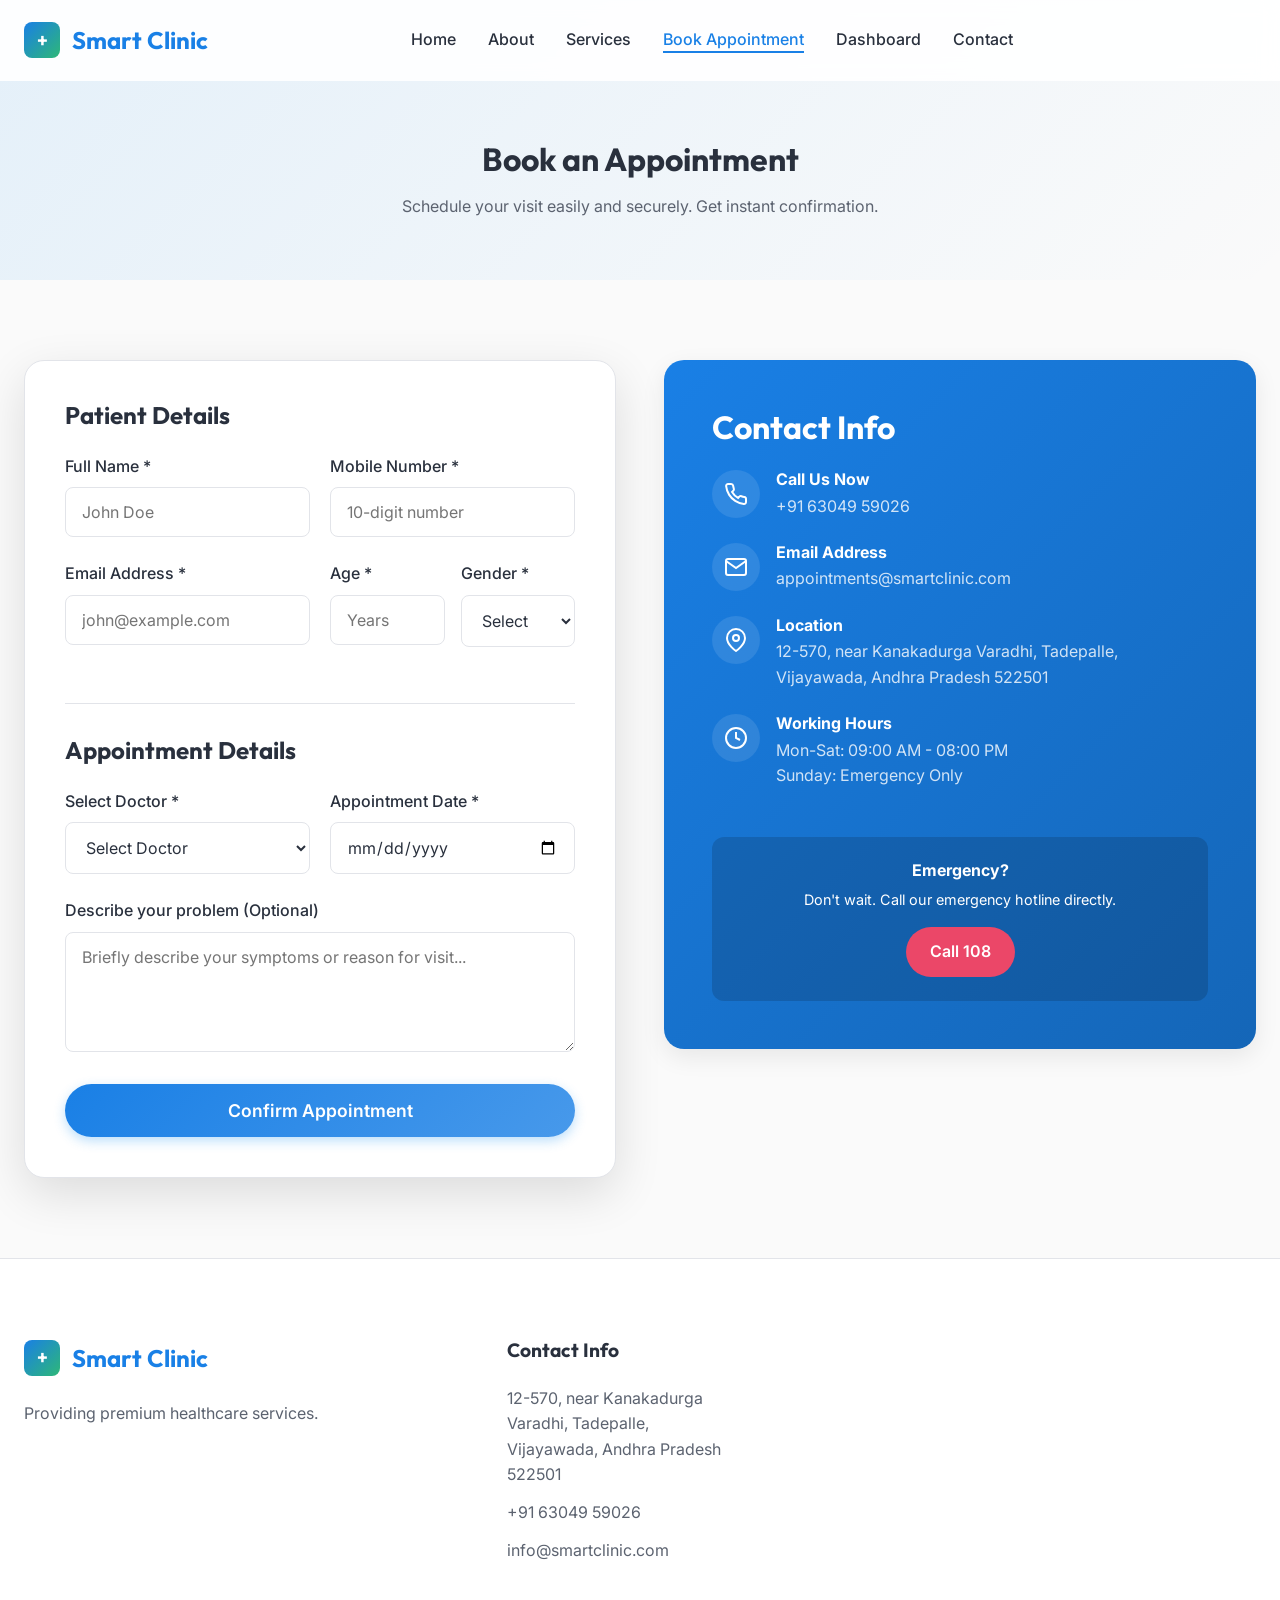
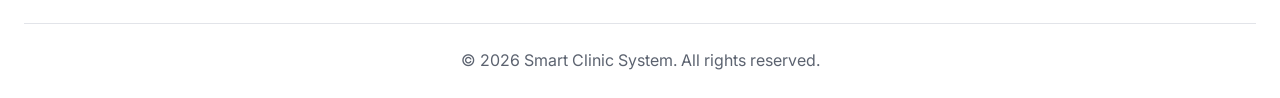
<file: appointments.html>
<!DOCTYPE html>
<html lang="en">
<head>
  <meta charset="UTF-8">
  <meta name="viewport" content="width=device-width, initial-scale=1.0">
  <title>Book Appointment | Smart Clinic</title>
  <meta name="description" content="Book an appointment online with our expert doctors at Smart Clinic. Safe, secure, and fast healthcare scheduling.">
  <meta name="keywords" content="clinic, doctor appointment, booking, healthcare, patient portal">
  <link rel="canonical" href="http://localhost:3000/appointments.html">
  
  <!-- Open Graph / Facebook -->
  <meta property="og:type" content="website">
  <meta property="og:title" content="Book Appointment | Smart Clinic">
  <meta property="og:description" content="Book an appointment online with our expert doctors. Safe, secure, and fast healthcare scheduling.">
  
  <!-- Twitter -->
  <meta property="twitter:card" content="summary_large_image">
  <meta property="twitter:title" content="Book Appointment | Smart Clinic">
  <meta property="twitter:description" content="Book an appointment online with our expert doctors. Safe, secure, and fast healthcare scheduling.">

  <!-- PWA Manifest & Colors -->
  <link rel="manifest" href="manifest.json">
  <meta name="theme-color" content="#2196f3">

  <link href="https://fonts.googleapis.com/css2?family=Inter:wght@400;500;600&family=Outfit:wght@400;600;700&display=swap" rel="stylesheet">
  <link rel="stylesheet" href="css/style.css">
  
  <style>
    .booking-container {
      display: grid;
      grid-template-columns: 1fr 1fr;
      gap: 48px;
      align-items: start;
    }
    
    .booking-form-card {
      background-color: var(--surface-color);
      border-radius: var(--radius-lg);
      padding: 40px;
      box-shadow: var(--shadow-lg);
      border: 1px solid var(--border-color);
    }
    
    .form-row {
      display: grid;
      grid-template-columns: 1fr 1fr;
      gap: 20px;
    }
    
    .contact-info-card {
      background: linear-gradient(135deg, var(--primary-color), hsl(210, 80%, 40%));
      border-radius: var(--radius-lg);
      padding: 48px;
      color: white;
      box-shadow: var(--shadow-md);
      position: sticky;
      top: 120px;
    }
    
    .contact-info-card h3 {
      color: white;
      font-size: 2rem;
      margin-bottom: 24px;
    }
    
    .info-item {
      display: flex;
      gap: 16px;
      margin-bottom: 24px;
    }
    
    .info-icon {
      width: 48px;
      height: 48px;
      background-color: rgba(255, 255, 255, 0.1);
      border-radius: 50%;
      display: flex;
      align-items: center;
      justify-content: center;
      flex-shrink: 0;
    }
    
    .info-text h4 {
      color: white;
      margin: 0 0 4px;
      font-family: var(--font-body);
    }
    
    .info-text p {
      color: rgba(255, 255, 255, 0.8);
      margin: 0;
    }
    
    @media (max-width: 1024px) {
      .booking-container {
        grid-template-columns: 1fr;
      }
      .contact-info-card {
        position: static;
      }
    }
    
    @media (max-width: 768px) {
      .form-row {
        grid-template-columns: 1fr;
      }
      .booking-form-card {
        padding: 24px;
      }
    }
  </style>

  <!-- Structured JSON-LD Data -->
  <script type="application/ld+json">
  {
    "@context": "https://schema.org",
    "@type": "MedicalClinic",
    "name": "Smart Clinic",
    "url": "http://localhost:3000",
    "logo": "http://localhost:3000/assets/images/logo-512.png",
    "telephone": "+91 63049 59026",
    "address": {
      "@type": "PostalAddress",
      "streetAddress": "12-570, near Kanakadurga Varadhi, Tadepalle",
      "addressLocality": "Vijayawada",
      "addressRegion": "Andhra Pradesh",
      "postalCode": "522501",
      "addressCountry": "IN"
    }
  }
  </script>
</head>
<body>

  <!-- Skip to main content landmark for accessibility -->
  <a href="#main-content" class="skip-link">Skip to main content</a>

  <!-- Loading Screen -->
  <div class="loader-wrapper">
    <div class="loader"></div>
  </div>

  <!-- Navbar -->
  <nav class="navbar">
    <div class="container nav-container">
      <a href="index.html" class="logo">
        <div class="logo-icon">+</div>
        Smart Clinic
      </a>
      
      <ul class="nav-links">
        <li><a href="index.html">Home</a></li>
        <li><a href="about.html">About</a></li>
        <li><a href="services.html">Services</a></li>
        <li><a href="appointments.html" class="active">Book Appointment</a></li>
        <li><a href="patient-dashboard.html">Dashboard</a></li>
        <li><a href="contact.html">Contact</a></li>
      </ul>
      
      <div class="nav-actions">
        <button id="pwaInstallBtn" class="btn btn-sm btn-primary" style="display: none; padding: 8px 16px; font-size: 0.85rem;">Install App</button>
        <button class="theme-toggle" aria-label="Toggle dark mode"></button>
        <button class="hamburger" aria-label="Menu" aria-expanded="false">
          <svg width="24" height="24" viewBox="0 0 24 24" fill="none" stroke="currentColor" stroke-width="2"><line x1="4" x2="20" y1="12" y2="12"/><line x1="4" x2="20" y1="6" y2="6"/><line x1="4" x2="20" y1="18" y2="18"/></svg>
        </button>
      </div>
    </div>
  </nav>

  <!-- Page Header -->
  <header class="section" style="background: linear-gradient(135deg, rgba(33, 150, 243, 0.1), rgba(255, 255, 255, 0)); padding: 140px 0 60px; margin-bottom: 0;">
    <div class="container text-center" style="text-align: center;">
      <h1 class="animate-on-scroll fade-up">Book an Appointment</h1>
      <p class="animate-on-scroll fade-up" style="transition-delay: 0.1s; color: var(--text-secondary); max-width: 600px; margin: 16px auto 0;">Schedule your visit easily and securely. Get instant confirmation.</p>
    </div>
  </header>

  <!-- Booking Section -->
  <main id="main-content" class="section">
    <div class="container booking-container">
      
      <!-- Booking Form -->
      <div class="booking-form-card animate-on-scroll fade-right">
        <h2 style="margin-bottom: 24px;">Patient Details</h2>
        <form id="appointmentForm" novalidate>
          
          <div class="form-row">
            <div class="form-group">
              <label class="form-label" for="patientName">Full Name *</label>
              <input type="text" id="patientName" class="form-control" placeholder="John Doe" required>
              <span class="error-message">Please enter a valid full name (letters only).</span>
            </div>
            
            <div class="form-group">
              <label class="form-label" for="patientMobile">Mobile Number *</label>
              <input type="tel" id="patientMobile" class="form-control" placeholder="10-digit number" required>
              <span class="error-message">Please enter a valid 10-digit mobile number.</span>
            </div>
          </div>
          
          <div class="form-row">
            <div class="form-group">
              <label class="form-label" for="patientEmail">Email Address *</label>
              <input type="email" id="patientEmail" class="form-control" placeholder="john@example.com" required>
              <span class="error-message">Please enter a valid email address.</span>
            </div>
            
            <div class="form-row" style="gap: 16px;">
              <div class="form-group">
                <label class="form-label" for="patientAge">Age *</label>
                <input type="number" id="patientAge" class="form-control" placeholder="Years" min="1" max="120" required>
                <span class="error-message">Invalid age (1-120).</span>
              </div>
              <div class="form-group">
                <label class="form-label" for="patientGender">Gender *</label>
                <select id="patientGender" class="form-control" required>
                  <option value="">Select</option>
                  <option value="Male">Male</option>
                  <option value="Female">Female</option>
                  <option value="Other">Other</option>
                </select>
                <span class="error-message">Select gender.</span>
              </div>
            </div>
          </div>
          
          <h2 style="margin: 32px 0 24px; border-top: 1px solid var(--border-color); padding-top: 32px;">Appointment Details</h2>
          
          <div class="form-row">
            <div class="form-group">
              <label class="form-label" for="appointmentDoctor">Select Doctor *</label>
              <select id="appointmentDoctor" class="form-control" required>
                <option value="">Select Doctor</option>
                <option value="Dr. Vikram Sharma (General Medicine)">Dr. Vikram Sharma (General Medicine)</option>
                <option value="Dr. Anjali Desai (Pediatrics)">Dr. Anjali Desai (Pediatrics)</option>
                <option value="Dr. Rajesh Kumar (Cardiology)">Dr. Rajesh Kumar (Cardiology)</option>
                <option value="Dr. Meera Patel (Gynecology)">Dr. Meera Patel (Gynecology)</option>
              </select>
              <span class="error-message">Please select a doctor.</span>
            </div>

            <div class="form-group">
              <label class="form-label" for="appointmentDate">Appointment Date *</label>
              <input type="date" id="appointmentDate" class="form-control" required>
              <span class="error-message">Select a valid future date.</span>
            </div>
          </div>
          
          <!-- Intelligent Slot Picker instead of plain dropdown selection -->
          <div class="form-group" id="slotPickerWrapper" style="display: none; margin-top: 12px;">
            <label class="form-label" style="margin-bottom: 12px; display: block;">Available Time Slots *</label>
            <div id="slotGrid" class="slot-grid"></div>
            <input type="hidden" id="appointmentTime" required>
            <span class="error-message" style="display: none;">Please select a time slot.</span>
          </div>
          
          <div class="form-group">
            <label class="form-label" for="problemDesc">Describe your problem (Optional)</label>
            <textarea id="problemDesc" class="form-control" placeholder="Briefly describe your symptoms or reason for visit..."></textarea>
          </div>
          
          <button type="submit" class="btn btn-primary btn-block" style="font-size: 1.1rem; padding: 16px;">Confirm Appointment</button>
        </form>
      </div>
      
      <!-- Contact Info Sidebar -->
      <aside class="contact-info-card animate-on-scroll fade-left">
        <h3>Contact Info</h3>
        
        <div class="info-item">
          <div class="info-icon">
            <svg width="24" height="24" viewBox="0 0 24 24" fill="none" stroke="currentColor" stroke-width="2"><path d="M22 16.92v3a2 2 0 0 1-2.18 2 19.79 19.79 0 0 1-8.63-3.07 19.5 19.5 0 0 1-6-6 19.79 19.79 0 0 1-3.07-8.67A2 2 0 0 1 4.11 2h3a2 2 0 0 1 2 1.72 12.84 12.84 0 0 0 .7 2.81 2 2 0 0 1-.45 2.11L8.09 9.91a16 16 0 0 0 6 6l1.27-1.27a2 2 0 0 1 2.11-.45 12.84 12.84 0 0 0 2.81.7A2 2 0 0 1 22 16.92z"/></svg>
          </div>
          <div class="info-text">
            <h4>Call Us Now</h4>
            <p>+91 63049 59026</p>
          </div>
        </div>
        
        <div class="info-item">
          <div class="info-icon">
            <svg width="24" height="24" viewBox="0 0 24 24" fill="none" stroke="currentColor" stroke-width="2"><path d="M4 4h16c1.1 0 2 .9 2 2v12c0 1.1-.9 2-2 2H4c-1.1 0-2-.9-2-2V6c0-1.1.9-2 2-2z"/><polyline points="22,6 12,13 2,6"/></svg>
          </div>
          <div class="info-text">
            <h4>Email Address</h4>
            <p>appointments@smartclinic.com</p>
          </div>
        </div>
        
        <div class="info-item">
          <div class="info-icon">
            <svg width="24" height="24" viewBox="0 0 24 24" fill="none" stroke="currentColor" stroke-width="2"><path d="M21 10c0 7-9 13-9 13s-9-6-9-13a9 9 0 0 1 18 0z"/><circle cx="12" cy="10" r="3"/></svg>
          </div>
          <div class="info-text">
            <h4>Location</h4>
            <p>12-570, near Kanakadurga Varadhi, Tadepalle, Vijayawada, Andhra Pradesh 522501</p>
          </div>
        </div>
        
        <div class="info-item">
          <div class="info-icon">
            <svg width="24" height="24" viewBox="0 0 24 24" fill="none" stroke="currentColor" stroke-width="2"><circle cx="12" cy="12" r="10"/><polyline points="12 6 12 12 16 14"/></svg>
          </div>
          <div class="info-text">
            <h4>Working Hours</h4>
            <p>Mon-Sat: 09:00 AM - 08:00 PM</p>
            <p>Sunday: Emergency Only</p>
          </div>
        </div>
        
        <div style="margin-top: 48px; text-align: center; background-color: rgba(0,0,0,0.15); padding: 24px; border-radius: var(--radius-md);">
          <h4 style="margin: 0 0 8px; font-family: var(--font-body); color: white;">Emergency?</h4>
          <p style="margin-bottom: 16px; font-size: 0.9rem;">Don't wait. Call our emergency hotline directly.</p>
          <a href="tel:108" class="btn" style="background-color: var(--accent-color); color: white; border: none;">Call 108</a>
        </div>
        
      </aside>
    </div>
  </main>

  <!-- Success Confirmation Slip Modal -->
  <div class="modal-overlay" id="successModal" aria-hidden="true" role="dialog" aria-labelledby="modalSlipTitle">
    <div class="modal-content" style="text-align: center;">
      <button class="modal-close" onclick="closeModal('successModal')" aria-label="Close modal">&times;</button>
      <div style="width: 80px; height: 80px; background-color: rgba(76, 175, 80, 0.1); color: var(--status-completed); border-radius: 50%; display: flex; align-items: center; justify-content: center; margin: 0 auto 24px;">
        <svg width="40" height="40" viewBox="0 0 24 24" fill="none" stroke="currentColor" stroke-width="2"><path d="M22 11.08V12a10 10 0 1 1-5.93-9.14"></path><polyline points="22 4 12 14.01 9 11.01"></polyline></svg>
      </div>
      <h2 id="modalSlipTitle" style="margin-bottom: 8px;">Appointment Confirmed!</h2>
      <p style="color: var(--text-secondary); margin-bottom: 24px;">Your appointment has been successfully booked.</p>
      
      <div class="printable-slip" style="background-color: rgba(33, 150, 243, 0.05); border: 1px dashed var(--primary-color); border-radius: var(--radius-sm); padding: 24px; margin-bottom: 24px; text-align: left;">
        <div style="display: flex; justify-content: space-between; margin-bottom: 12px;">
          <span style="color: var(--text-secondary);">Appointment ID:</span>
          <strong id="modalAptId" style="color: var(--primary-color);">APT-123456</strong>
        </div>
        <div style="display: flex; justify-content: space-between; margin-bottom: 12px;">
          <span style="color: var(--text-secondary);">Patient Name:</span>
          <strong id="modalName">John Doe</strong>
        </div>
        <div style="display: flex; justify-content: space-between; margin-bottom: 12px;">
          <span style="color: var(--text-secondary);">Date & Time:</span>
          <strong id="modalDateTime">12 Oct 2026, 10:00 AM</strong>
        </div>
        <div style="display: flex; justify-content: space-between;">
          <span style="color: var(--text-secondary);">Doctor:</span>
          <strong id="modalDoctor">Dr. Vikram Sharma</strong>
        </div>
      </div>
      
      <!-- Receipt Operations Panel -->
      <div style="display: grid; grid-template-columns: 1fr 1fr; gap: 12px; margin-bottom: 16px;">
        <button id="receiptPrintBtn" class="btn btn-secondary btn-block">Print Slip</button>
        <a id="receiptWhatsAppBtn" target="_blank" class="btn btn-block" style="background-color: #25D366; color: white; box-shadow: 0 4px 12px rgba(37, 211, 102, 0.2);">WhatsApp Slip</a>
      </div>
      
      <div style="display: flex; gap: 16px;">
        <a href="patient-dashboard.html" class="btn btn-primary btn-block">Go to Dashboard</a>
        <button class="btn btn-secondary btn-block" onclick="closeModal('successModal'); document.getElementById('appointmentForm').reset();">Book Another</button>
      </div>
    </div>
  </div>

  <!-- Footer -->
  <footer class="footer">
    <div class="container">
      <div class="footer-grid">
        <div class="footer-col">
          <a href="index.html" class="logo" style="margin-bottom: 24px; display: inline-flex;">
            <div class="logo-icon">+</div>
            Smart Clinic
          </a>
          <p style="color: var(--text-secondary); margin-bottom: 24px;">Providing premium healthcare services.</p>
        </div>
        <div class="footer-col">
          <h4>Contact Info</h4>
          <ul class="footer-links">
            <li style="color: var(--text-secondary);">12-570, near Kanakadurga Varadhi, Tadepalle, Vijayawada, Andhra Pradesh 522501</li>
            <li style="color: var(--text-secondary);">+91 63049 59026</li>
            <li style="color: var(--text-secondary);">info@smartclinic.com</li>
          </ul>
        </div>
      </div>
      <div class="footer-bottom">
        <p>&copy; 2026 Smart Clinic System. All rights reserved.</p>
      </div>
    </div>
  </footer>

  <script type="module" src="js/app.js"></script>
  <script type="module" src="js/appointments.js"></script>
</body>
</html>
</file>
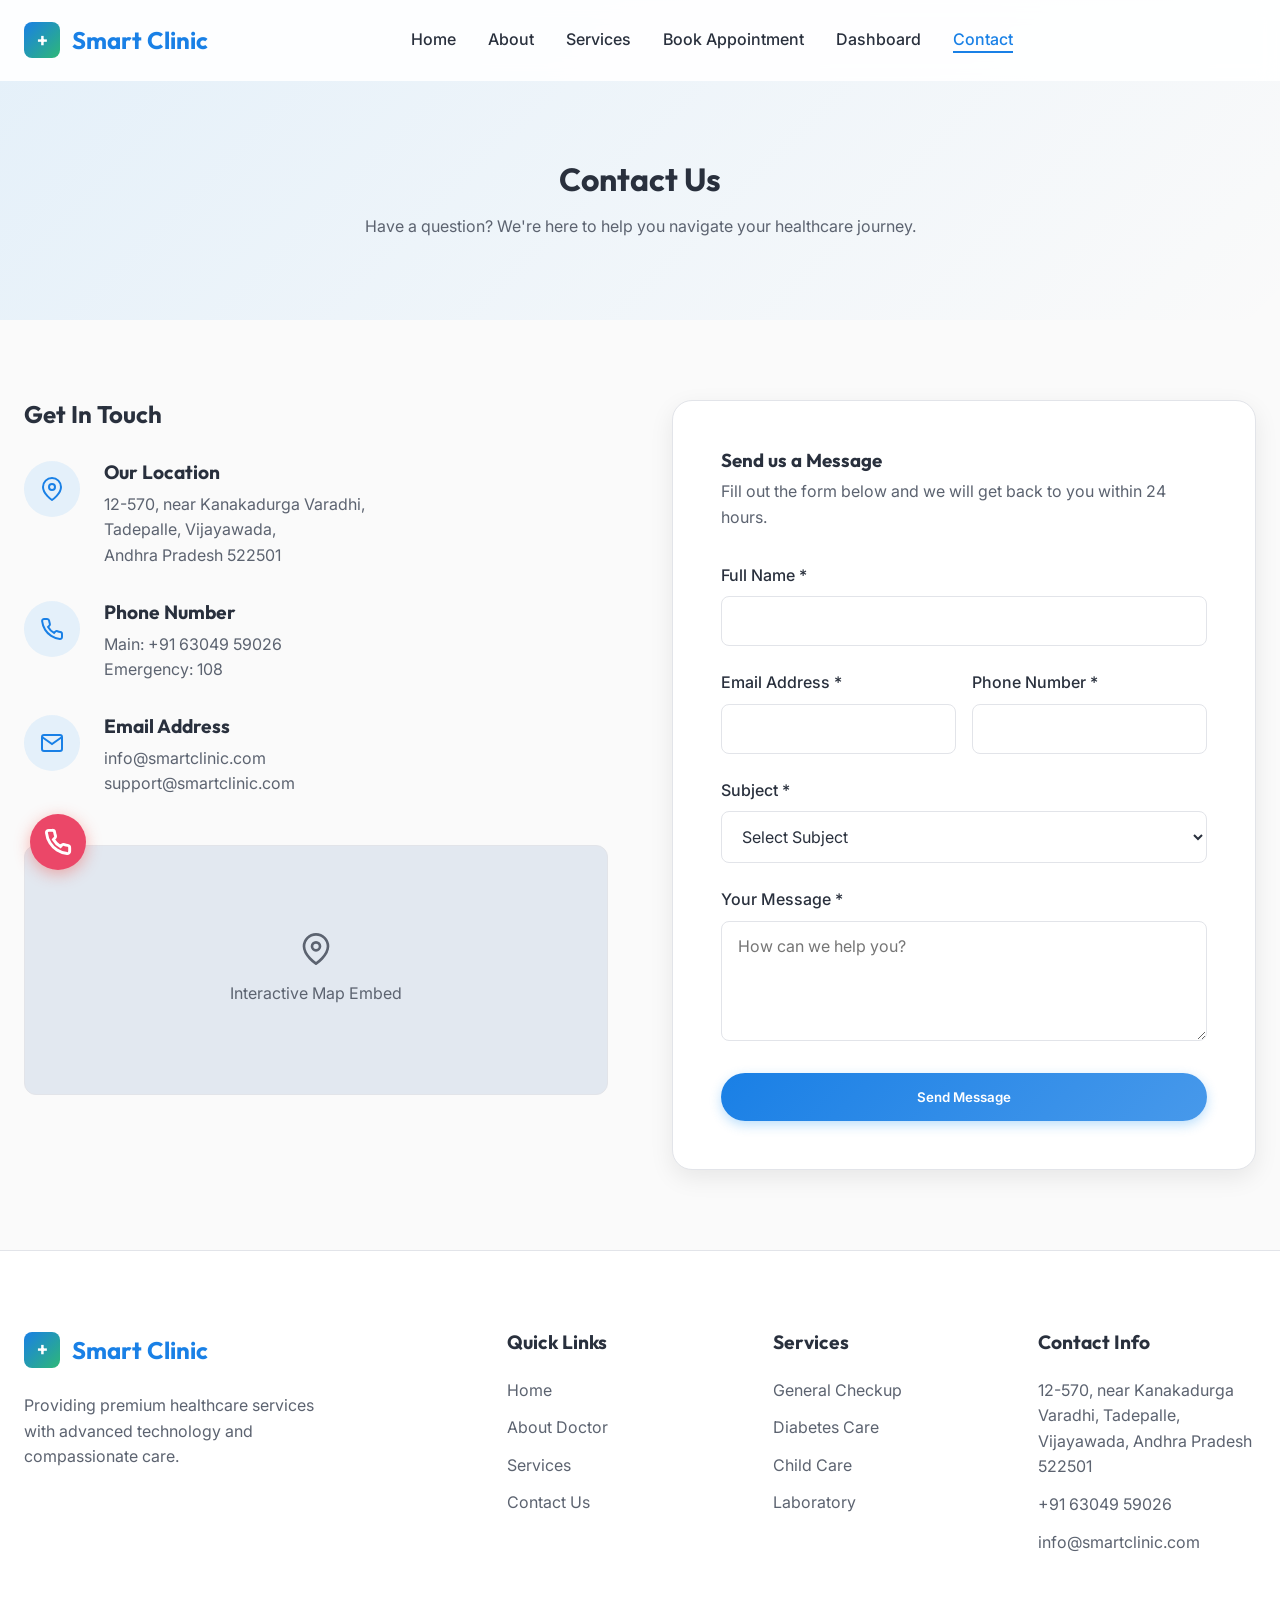
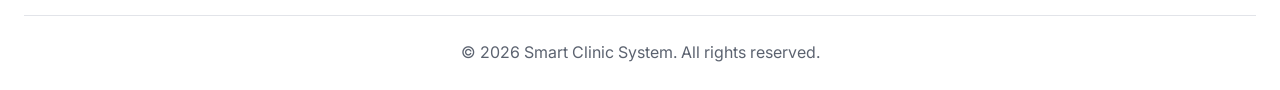
<file: contact.html>
<!DOCTYPE html>
<html lang="en">
<head>
  <meta charset="UTF-8">
  <meta name="viewport" content="width=device-width, initial-scale=1.0">
  <title>Contact Us | Smart Clinic</title>
  <meta name="description" content="Get in touch with Smart Clinic. We are here to answer your questions, schedule visits, and assist you.">
  <meta name="keywords" content="contact clinic, telephone medical, map address, support clinic">
  <link rel="canonical" href="http://localhost:3000/contact.html">
  
  <!-- Open Graph -->
  <meta property="og:type" content="website">
  <meta property="og:title" content="Contact Us | Smart Clinic">
  <meta property="og:description" content="Get in touch with Smart Clinic. We are here to answer your questions.">

  <!-- PWA Manifest & Colors -->
  <link rel="manifest" href="manifest.json">
  <meta name="theme-color" content="#2196f3">

  <link href="https://fonts.googleapis.com/css2?family=Inter:wght@400;500;600&family=Outfit:wght@400;600;700&display=swap" rel="stylesheet">
  <link rel="stylesheet" href="css/style.css">
</head>
<body>

  <!-- Skip to main content landmark for accessibility -->
  <a href="#main-content" class="skip-link">Skip to main content</a>

  <!-- Loading Screen -->
  <div class="loader-wrapper">
    <div class="loader"></div>
  </div>

  <!-- Navbar -->
  <nav class="navbar">
    <div class="container nav-container">
      <a href="index.html" class="logo">
        <div class="logo-icon">+</div>
        Smart Clinic
      </a>
      
      <ul class="nav-links">
        <li><a href="index.html">Home</a></li>
        <li><a href="about.html">About</a></li>
        <li><a href="services.html">Services</a></li>
        <li><a href="appointments.html">Book Appointment</a></li>
        <li><a href="patient-dashboard.html">Dashboard</a></li>
        <li><a href="contact.html" class="active">Contact</a></li>
      </ul>
      
      <div class="nav-actions">
        <button id="pwaInstallBtn" class="btn btn-sm btn-primary" style="display: none; padding: 8px 16px; font-size: 0.85rem;">Install App</button>
        <button class="theme-toggle" aria-label="Toggle dark mode"></button>
        <button class="hamburger" aria-label="Menu" aria-expanded="false">
          <svg width="24" height="24" viewBox="0 0 24 24" fill="none" stroke="currentColor" stroke-width="2"><line x1="4" x2="20" y1="12" y2="12"/><line x1="4" x2="20" y1="6" y2="6"/><line x1="4" x2="20" y1="18" y2="18"/></svg>
        </button>
      </div>
    </div>
  </nav>

  <!-- Page Header -->
  <header class="section" style="background: linear-gradient(135deg, rgba(33, 150, 243, 0.1), rgba(255, 255, 255, 0)); padding: 160px 0 80px; margin-bottom: 0;">
    <div class="container text-center" style="text-align: center;">
      <h1 class="animate-on-scroll fade-up">Contact Us</h1>
      <p class="animate-on-scroll fade-up" style="transition-delay: 0.1s; color: var(--text-secondary); max-width: 600px; margin: 16px auto 0;">Have a question? We're here to help you navigate your healthcare journey.</p>
    </div>
  </header>

  <!-- Main Section -->
  <main id="main-content" class="section">
    <div class="container hero-container" style="align-items: flex-start;">

      <!-- Contact Info -->
      <div class="animate-on-scroll fade-right">
        <h2 style="margin-bottom: 32px;">Get In Touch</h2>

        <div style="display: flex; gap: 24px; margin-bottom: 32px;">
          <div style="width: 56px; height: 56px; background-color: rgba(33, 150, 243, 0.1); color: var(--primary-color); border-radius: 50%; display: flex; align-items: center; justify-content: center; flex-shrink: 0;">
            <svg width="24" height="24" viewBox="0 0 24 24" fill="none" stroke="currentColor" stroke-width="2">
              <path d="M21 10c0 7-9 13-9 13s-9-6-9-13a9 9 0 0 1 18 0z" />
              <circle cx="12" cy="10" r="3" />
            </svg>
          </div>
          <div>
            <h4 style="margin: 0 0 8px; font-size: 1.2rem;">Our Location</h4>
            <p style="color: var(--text-secondary); margin: 0; line-height: 1.6;">12-570, near Kanakadurga Varadhi,<br>Tadepalle, Vijayawada,<br>Andhra Pradesh 522501</p>
          </div>
        </div>

        <div style="display: flex; gap: 24px; margin-bottom: 32px;">
          <div style="width: 56px; height: 56px; background-color: rgba(33, 150, 243, 0.1); color: var(--primary-color); border-radius: 50%; display: flex; align-items: center; justify-content: center; flex-shrink: 0;">
            <svg width="24" height="24" viewBox="0 0 24 24" fill="none" stroke="currentColor" stroke-width="2">
              <path d="M22 16.92v3a2 2 0 0 1-2.18 2 19.79 19.79 0 0 1-8.63-3.07 19.5 19.5 0 0 1-6-6 19.79 19.79 0 0 1-3.07-8.67A2 2 0 0 1 4.11 2h3a2 2 0 0 1 2 1.72 12.84 12.84 0 0 0 .7 2.81 2 2 0 0 1-.45 2.11L8.09 9.91a16 16 0 0 0 6 6l1.27-1.27a2 2 0 0 1 2.11-.45 12.84 12.84 0 0 0 2.81.7A2 2 0 0 1 22 16.92z" />
            </svg>
          </div>
          <div>
            <h4 style="margin: 0 0 8px; font-size: 1.2rem;">Phone Number</h4>
            <p style="color: var(--text-secondary); margin: 0; line-height: 1.6;">Main: +91 63049 59026<br>Emergency: 108</p>
          </div>
        </div>

        <div style="display: flex; gap: 24px; margin-bottom: 32px;">
          <div style="width: 56px; height: 56px; background-color: rgba(33, 150, 243, 0.1); color: var(--primary-color); border-radius: 50%; display: flex; align-items: center; justify-content: center; flex-shrink: 0;">
            <svg width="24" height="24" viewBox="0 0 24 24" fill="none" stroke="currentColor" stroke-width="2">
              <path d="M4 4h16c1.1 0 2 .9 2 2v12c0 1.1-.9 2-2 2H4c-1.1 0-2-.9-2-2V6c0-1.1.9-2 2-2z" />
              <polyline points="22,6 12,13 2,6" />
            </svg>
          </div>
          <div>
            <h4 style="margin: 0 0 8px; font-size: 1.2rem;">Email Address</h4>
            <p style="color: var(--text-secondary); margin: 0; line-height: 1.6;">info@smartclinic.com<br>support@smartclinic.com</p>
          </div>
        </div>

        <div style="width: 100%; height: 250px; background-color: #e2e8f0; border-radius: var(--radius-md); overflow: hidden; margin-top: 48px; display: flex; align-items: center; justify-content: center; color: var(--text-secondary); border: 1px solid var(--border-color);">
          <div style="text-align: center;">
            <svg width="32" height="32" viewBox="0 0 24 24" fill="none" stroke="currentColor" stroke-width="2" style="margin-bottom: 8px;">
              <path d="M21 10c0 7-9 13-9 13s-9-6-9-13a9 9 0 0 1 18 0z" />
              <circle cx="12" cy="10" r="3" />
            </svg>
            <p>Interactive Map Embed</p>
          </div>
        </div>
      </div>

      <!-- Contact Form -->
      <div class="animate-on-scroll fade-left" style="background-color: var(--surface-color); padding: 48px; border-radius: var(--radius-lg); box-shadow: var(--shadow-md); border: 1px solid var(--border-color);">
        <h3 style="margin-bottom: 8px;">Send us a Message</h3>
        <p style="color: var(--text-secondary); margin-bottom: 32px;">Fill out the form below and we will get back to you within 24 hours.</p>

        <form id="contactForm" novalidate>
          <div class="form-group">
            <label class="form-label" for="contactName">Full Name *</label>
            <input type="text" id="contactName" class="form-control" required>
            <span class="error-message">Please enter your name.</span>
          </div>

          <div style="display: grid; grid-template-columns: 1fr 1fr; gap: 16px;">
            <div class="form-group">
              <label class="form-label" for="contactEmail">Email Address *</label>
              <input type="email" id="contactEmail" class="form-control" required>
              <span class="error-message">Please enter a valid email.</span>
            </div>

            <div class="form-group">
              <label class="form-label" for="contactPhone">Phone Number *</label>
              <input type="tel" id="contactPhone" class="form-control" required>
              <span class="error-message">Please enter a valid phone number.</span>
            </div>
          </div>

          <div class="form-group">
            <label class="form-label" for="contactSubject">Subject *</label>
            <select id="contactSubject" class="form-control" required>
              <option value="">Select Subject</option>
              <option value="General Inquiry">General Inquiry</option>
              <option value="Feedback">Feedback</option>
              <option value="Careers">Careers</option>
              <option value="Other">Other</option>
            </select>
            <span class="error-message">Please select a subject.</span>
          </div>

          <div class="form-group">
            <label class="form-label" for="contactMessage">Your Message *</label>
            <textarea id="contactMessage" class="form-control" placeholder="How can we help you?" required></textarea>
            <span class="error-message">Please enter your message.</span>
          </div>

          <button type="submit" class="btn btn-primary btn-block" style="padding: 16px;">Send Message</button>
        </form>
      </div>

    </div>
  </main>

  <!-- Floating Emergency Call Button -->
  <a href="tel:+916304959026" class="emergency-float" aria-label="Call Emergency Hotline" title="Call Emergency Hotline">
    <svg width="28" height="28" viewBox="0 0 24 24" fill="none" stroke="currentColor" stroke-width="2.5"><path d="M22 16.92v3a2 2 0 0 1-2.18 2 19.79 19.79 0 0 1-8.63-3.07 19.5 19.5 0 0 1-6-6 19.79 19.79 0 0 1-3.07-8.67A2 2 0 0 1 4.11 2h3a2 2 0 0 1 2 1.72 12.84 12.84 0 0 0 .7 2.81 2 2 0 0 1-.45 2.11L8.09 9.91a16 16 0 0 0 6 6l1.27-1.27a2 2 0 0 1 2.11-.45 12.84 12.84 0 0 0 2.81.7A2 2 0 0 1 22 16.92z"/></svg>
  </a>

  <!-- Footer -->
  <footer class="footer">
    <div class="container">
      <div class="footer-grid">
        <div class="footer-col">
          <a href="index.html" class="logo" style="margin-bottom: 24px; display: inline-flex;">
            <div class="logo-icon">+</div>
            Smart Clinic
          </a>
          <p style="color: var(--text-secondary); margin-bottom: 24px; max-width: 300px;">Providing premium healthcare services with advanced technology and compassionate care.</p>
        </div>

        <div class="footer-col">
          <h4>Quick Links</h4>
          <ul class="footer-links">
            <li><a href="index.html">Home</a></li>
            <li><a href="about.html">About Doctor</a></li>
            <li><a href="services.html">Services</a></li>
            <li><a href="contact.html">Contact Us</a></li>
          </ul>
        </div>

        <div class="footer-col">
          <h4>Services</h4>
          <ul class="footer-links">
            <li><a href="services.html">General Checkup</a></li>
            <li><a href="services.html">Diabetes Care</a></li>
            <li><a href="services.html">Child Care</a></li>
            <li><a href="services.html">Laboratory</a></li>
          </ul>
        </div>

        <div class="footer-col">
          <h4>Contact Info</h4>
          <ul class="footer-links">
            <li style="color: var(--text-secondary);">12-570, near Kanakadurga Varadhi, Tadepalle, Vijayawada, Andhra Pradesh 522501</li>
            <li style="color: var(--text-secondary);">+91 63049 59026</li>
            <li style="color: var(--text-secondary);">info@smartclinic.com</li>
          </ul>
        </div>
      </div>
      <div class="footer-bottom">
        <p>&copy; 2026 Smart Clinic System. All rights reserved.</p>
      </div>
    </div>
  </footer>

  <button class="back-to-top" aria-label="Back to top">
    <svg width="24" height="24" viewBox="0 0 24 24" fill="none" stroke="currentColor" stroke-width="2"><path d="m18 15-6-6-6 6"/></svg>
  </button>

  <script type="module" src="js/app.js"></script>
  <script>
    document.addEventListener('DOMContentLoaded', () => {
      const form = document.getElementById('contactForm');
      if (!form) return;

      const inputs = form.querySelectorAll('input, select, textarea');
      inputs.forEach(input => {
        input.addEventListener('input', () => input.classList.remove('invalid'));
      });

      form.addEventListener('submit', (e) => {
        e.preventDefault();

        let isValid = true;
        const name = document.getElementById('contactName');
        const email = document.getElementById('contactEmail');
        const phone = document.getElementById('contactPhone');
        const subject = document.getElementById('contactSubject');
        const message = document.getElementById('contactMessage');

        if (!name.value.trim()) { name.classList.add('invalid'); isValid = false; }
        if (!email.value.trim() || !/^[^\s@]+@[^\s@]+\.[^\s@]+$/.test(email.value)) { email.classList.add('invalid'); isValid = false; }
        if (!phone.value.trim() || !/^\d{10}$/.test(phone.value)) { phone.classList.add('invalid'); isValid = false; }
        if (!subject.value) { subject.classList.add('invalid'); isValid = false; }
        if (!message.value.trim()) { message.classList.add('invalid'); isValid = false; }

        if (isValid) {
          const contacts = JSON.parse(localStorage.getItem('clinic_contacts')) || [];
          contacts.push({
            name: name.value.trim(),
            email: email.value.trim(),
            phone: phone.value.trim(),
            subject: subject.value,
            message: message.value.trim(),
            createdAt: new Date().toISOString()
          });
          localStorage.setItem('clinic_contacts', JSON.stringify(contacts));

          form.reset();
          if (window.showToast) {
            window.showToast('Your message has been sent successfully. We will get back to you soon!', 'success');
          } else {
            alert('Your message has been sent successfully!');
          }
        }
      });
    });
  </script>
</body>
</html>
</file>
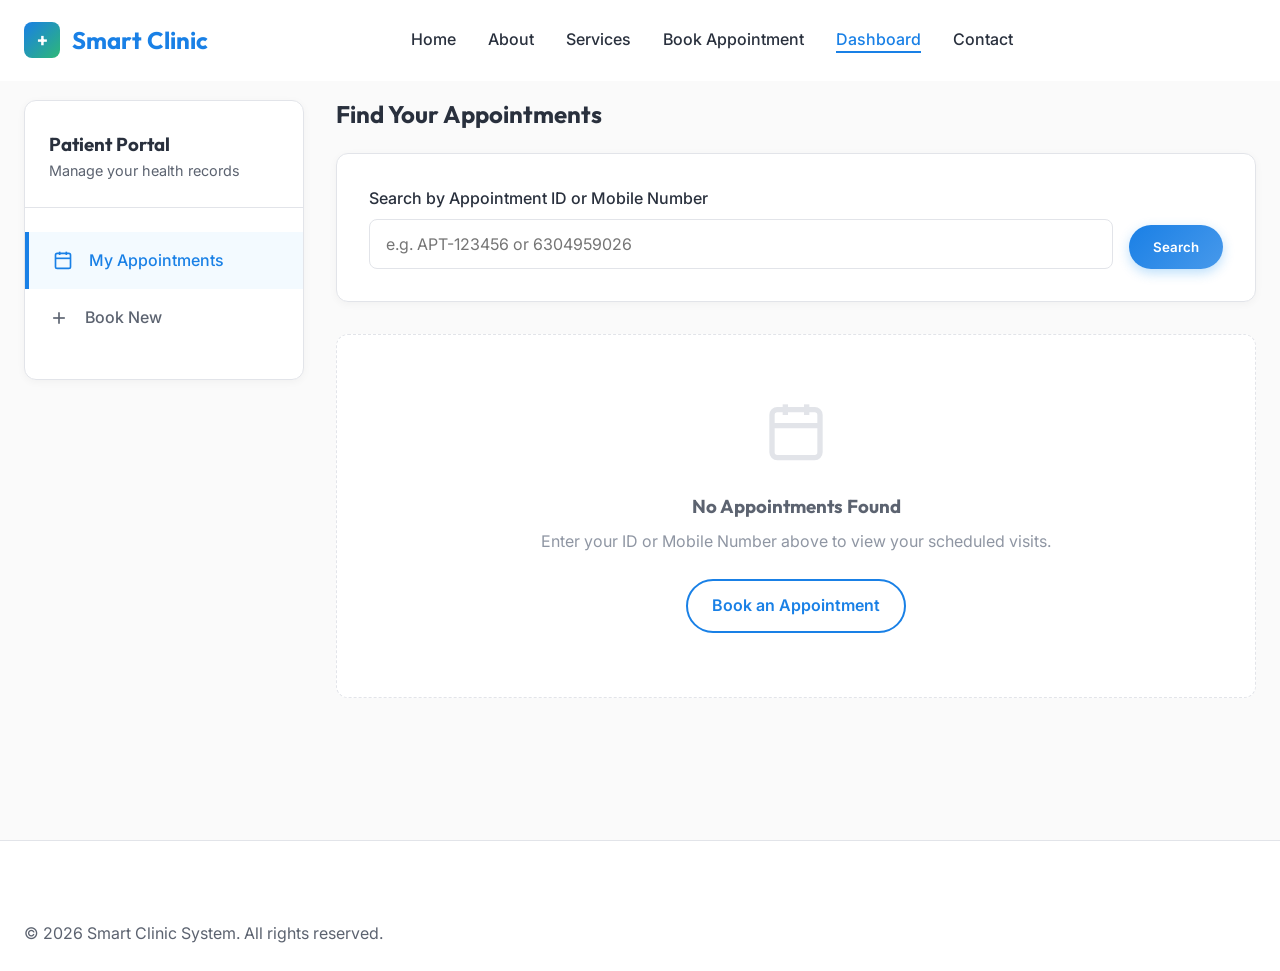
<file: patient-dashboard.html>
<!DOCTYPE html>
<html lang="en">
<head>
  <meta charset="UTF-8">
  <meta name="viewport" content="width=device-width, initial-scale=1.0">
  <title>Patient Dashboard | Smart Clinic</title>
  <meta name="description" content="Access the patient portal to view and manage your clinic appointments in real time.">
  <meta name="keywords" content="patient dashboard, appointments status, clinical history, scheduling">
  <link rel="canonical" href="http://localhost:3000/patient-dashboard.html">
  
  <!-- Open Graph -->
  <meta property="og:type" content="website">
  <meta property="og:title" content="Patient Dashboard | Smart Clinic">
  <meta property="og:description" content="Access the patient portal to view and manage your clinic appointments in real time.">

  <!-- PWA Manifest & Colors -->
  <link rel="manifest" href="manifest.json">
  <meta name="theme-color" content="#2196f3">

  <link href="https://fonts.googleapis.com/css2?family=Inter:wght@400;500;600&family=Outfit:wght@400;600;700&display=swap" rel="stylesheet">
  <link rel="stylesheet" href="css/style.css">
  
  <style>
    .search-panel {
      background-color: var(--surface-color);
      padding: 32px;
      border-radius: var(--radius-md);
      box-shadow: var(--shadow-sm);
      border: 1px solid var(--border-color);
      margin-bottom: 32px;
      display: flex;
      gap: 16px;
      align-items: flex-end;
    }
    
    .appointment-card {
      background-color: var(--surface-color);
      border-radius: var(--radius-md);
      padding: 24px;
      margin-bottom: 16px;
      box-shadow: var(--shadow-sm);
      border: 1px solid var(--border-color);
      display: flex;
      justify-content: space-between;
      align-items: center;
      transition: all var(--transition-fast);
    }
    
    .appointment-card:hover {
      box-shadow: var(--shadow-md);
      border-color: var(--primary-color);
    }
    
    .apt-details h4 {
      margin: 0 0 8px;
      font-size: 1.2rem;
    }
    
    .apt-details p {
      margin: 0 0 4px;
      color: var(--text-secondary);
      font-size: 0.95rem;
      display: flex;
      align-items: center;
      gap: 8px;
    }
    
    .apt-actions {
      display: flex;
      gap: 12px;
      align-items: center;
    }
    
    .empty-state {
      text-align: center;
      padding: 64px 24px;
      background-color: var(--surface-color);
      border-radius: var(--radius-md);
      border: 1px dashed var(--border-color);
    }
    
    /* Stats Layout for Patient Dashboard */
    .admin-stat-card {
      background-color: var(--surface-color);
      border-radius: var(--radius-md);
      box-shadow: var(--shadow-sm);
      border: 1px solid var(--border-color);
    }

    @media (max-width: 768px) {
      .search-panel {
        flex-direction: column;
        align-items: stretch;
      }
      .appointment-card {
        flex-direction: column;
        align-items: flex-start;
        gap: 16px;
      }
      .apt-actions {
        width: 100%;
        justify-content: flex-end;
      }
    }
  </style>
</head>
<body>

  <!-- Skip to main content landmark for accessibility -->
  <a href="#main-content" class="skip-link">Skip to main content</a>

  <!-- Loading Screen -->
  <div class="loader-wrapper">
    <div class="loader"></div>
  </div>

  <!-- Navbar -->
  <nav class="navbar scrolled">
    <div class="container nav-container">
      <a href="index.html" class="logo">
        <div class="logo-icon">+</div>
        Smart Clinic
      </a>
      
      <ul class="nav-links">
        <li><a href="index.html">Home</a></li>
        <li><a href="about.html">About</a></li>
        <li><a href="services.html">Services</a></li>
        <li><a href="appointments.html">Book Appointment</a></li>
        <li><a href="patient-dashboard.html" class="active">Dashboard</a></li>
        <li><a href="contact.html">Contact</a></li>
      </ul>
      
      <div class="nav-actions">
        <button id="pwaInstallBtn" class="btn btn-sm btn-primary" style="display: none; padding: 8px 16px; font-size: 0.85rem;">Install App</button>
        <button class="theme-toggle" aria-label="Toggle dark mode"></button>
        <button class="hamburger" aria-label="Menu" aria-expanded="false">
          <svg width="24" height="24" viewBox="0 0 24 24" fill="none" stroke="currentColor" stroke-width="2"><line x1="4" x2="20" y1="12" y2="12"/><line x1="4" x2="20" y1="6" y2="6"/><line x1="4" x2="20" y1="18" y2="18"/></svg>
        </button>
      </div>
    </div>
  </nav>

  <div class="container dashboard-layout">
    
    <!-- Sidebar -->
    <aside class="sidebar">
      <div class="sidebar-header">
        <h3 style="margin-bottom: 4px;">Patient Portal</h3>
        <p style="color: var(--text-secondary); font-size: 0.9rem; margin: 0;">Manage your health records</p>
      </div>
      <ul class="sidebar-menu">
        <li>
          <a href="patient-dashboard.html" class="active">
            <svg width="20" height="20" viewBox="0 0 24 24" fill="none" stroke="currentColor" stroke-width="2"><rect x="3" y="4" width="18" height="18" rx="2" ry="2"/><line x1="16" y1="2" x2="16" y2="6"/><line x1="8" y1="2" x2="8" y2="6"/><line x1="3" y1="10" x2="21" y2="10"/></svg>
            My Appointments
          </a>
        </li>
        <li>
          <a href="appointments.html">
            <svg width="20" height="20" viewBox="0 0 24 24" fill="none" stroke="currentColor" stroke-width="2"><line x1="12" y1="5" x2="12" y2="19"/><line x1="5" y1="12" x2="19" y2="12"/></svg>
            Book New
          </a>
        </li>
      </ul>
    </aside>

    <!-- Main Content -->
    <main id="main-content" class="dashboard-content">
      <h2 style="margin-bottom: 24px;">Find Your Appointments</h2>
      
      <!-- Patient Statistics Summary (Computed Dynamically) -->
      <div id="patientStatsWrapper" style="display: none; grid-template-columns: repeat(4, 1fr); gap: 16px; margin-bottom: 32px;">
        <div class="admin-stat-card" style="padding: 16px; text-align: center;">
          <h3 id="patientStatTotal" style="font-size: 1.6rem; margin: 0; color: var(--primary-color);">0</h3>
          <span style="color: var(--text-secondary); font-size: 0.85rem; font-weight: 500;">Total Bookings</span>
        </div>
        <div class="admin-stat-card" style="padding: 16px; text-align: center;">
          <h3 id="patientStatUpcoming" style="font-size: 1.6rem; margin: 0; color: var(--status-pending);">0</h3>
          <span style="color: var(--text-secondary); font-size: 0.85rem; font-weight: 500;">Upcoming</span>
        </div>
        <div class="admin-stat-card" style="padding: 16px; text-align: center;">
          <h3 id="patientStatCompleted" style="font-size: 1.6rem; margin: 0; color: var(--status-completed);">0</h3>
          <span style="color: var(--text-secondary); font-size: 0.85rem; font-weight: 500;">Completed</span>
        </div>
        <div class="admin-stat-card" style="padding: 16px; text-align: center;">
          <h3 id="patientStatCancelled" style="font-size: 1.6rem; margin: 0; color: var(--status-cancelled);">0</h3>
          <span style="color: var(--text-secondary); font-size: 0.85rem; font-weight: 500;">Cancelled</span>
        </div>
      </div>

      <!-- Search Panel -->
      <div class="search-panel animate-on-scroll fade-up">
        <div class="form-group" style="margin-bottom: 0; flex-grow: 1;">
          <label class="form-label" for="searchInput">Search by Appointment ID or Mobile Number</label>
          <input type="text" id="searchInput" class="form-control" placeholder="e.g. APT-123456 or 6304959026" required>
        </div>
        <button id="searchBtn" class="btn btn-primary" style="padding: 14px 24px;">Search</button>
      </div>

      <!-- Advanced Filters Section -->
      <div id="patientFiltersSection" style="display: none; background: var(--surface-color); padding: 24px; border-radius: var(--radius-md); border: 1px solid var(--border-color); margin-bottom: 24px;">
        <h3 style="margin-bottom: 16px; font-size: 1.1rem;">Filter & Sort Appointments</h3>
        <div style="display: grid; grid-template-columns: repeat(4, 1fr); gap: 16px; align-items: end;">
          <div class="form-group" style="margin-bottom: 0;">
            <label class="form-label" style="font-size: 0.85rem;" for="patientDoctorFilter">Doctor</label>
            <select id="patientDoctorFilter" class="form-control" style="padding: 8px 12px; font-size: 0.9rem;">
              <option value="">All Doctors</option>
              <option value="Dr. Vikram Sharma (General Medicine)">Dr. Vikram Sharma</option>
              <option value="Dr. Anjali Desai (Pediatrics)">Dr. Anjali Desai</option>
              <option value="Dr. Rajesh Kumar (Cardiology)">Dr. Rajesh Kumar</option>
              <option value="Dr. Meera Patel (Gynecology)">Dr. Meera Patel</option>
            </select>
          </div>
          <div class="form-group" style="margin-bottom: 0;">
            <label class="form-label" style="font-size: 0.85rem;" for="patientDateFilter">Date</label>
            <input type="date" id="patientDateFilter" class="form-control" style="padding: 8px 12px; font-size: 0.9rem;">
          </div>
          <div class="form-group" style="margin-bottom: 0;">
            <label class="form-label" style="font-size: 0.85rem;" for="patientStatusFilter">Status</label>
            <select id="patientStatusFilter" class="form-control" style="padding: 8px 12px; font-size: 0.9rem;">
              <option value="">All Statuses</option>
              <option value="Pending">Pending</option>
              <option value="Confirmed">Confirmed</option>
              <option value="Completed">Completed</option>
              <option value="Cancelled">Cancelled</option>
            </select>
          </div>
          <div class="form-group" style="margin-bottom: 0;">
            <label class="form-label" style="font-size: 0.85rem;" for="patientSortSelect">Sort By</label>
            <select id="patientSortSelect" class="form-control" style="padding: 8px 12px; font-size: 0.9rem;">
              <option value="date-desc">Date (Latest First)</option>
              <option value="date-asc">Date (Oldest First)</option>
              <option value="id-asc">ID (A-Z)</option>
            </select>
          </div>
        </div>
      </div>

      <!-- Results Area -->
      <div id="resultsArea" class="animate-on-scroll fade-up">
        
        <!-- Default Empty State -->
        <div class="empty-state" id="emptyState">
          <svg width="64" height="64" viewBox="0 0 24 24" fill="none" stroke="var(--border-color)" stroke-width="2" style="margin-bottom: 24px;"><rect x="3" y="4" width="18" height="18" rx="2" ry="2"/><line x1="16" y1="2" x2="16" y2="6"/><line x1="8" y1="2" x2="8" y2="6"/><line x1="3" y1="10" x2="21" y2="10"/></svg>
          <h3 style="margin-bottom: 12px; color: var(--text-secondary);">No Appointments Found</h3>
          <p style="color: var(--text-light); margin-bottom: 24px;">Enter your ID or Mobile Number above to view your scheduled visits.</p>
          <a href="appointments.html" class="btn btn-secondary">Book an Appointment</a>
        </div>
        
        <!-- List container -->
        <div id="appointmentsList" style="display: none;"></div>

      </div>
    </main>
  </div>

  <!-- Appointment Details Modal (with visual timeline) -->
  <div class="modal-overlay" id="detailsModal" aria-hidden="true" role="dialog" aria-labelledby="modalDetailsTitle">
    <div class="modal-content">
      <button class="modal-close" onclick="closeModal('detailsModal')" aria-label="Close modal">&times;</button>
      <h3 id="modalDetailsTitle" style="margin-bottom: 24px; border-bottom: 1px solid var(--border-color); padding-bottom: 16px;">Appointment Details</h3>
      
      <div id="modalDetailsContent">
        <!-- Injected via JS -->
      </div>
      
      <div style="margin-top: 24px; text-align: right;">
        <button class="btn btn-secondary" onclick="closeModal('detailsModal')">Close</button>
      </div>
    </div>
  </div>

  <!-- Cancel Confirmation Modal -->
  <div class="modal-overlay" id="cancelModal" aria-hidden="true" role="dialog" aria-labelledby="modalCancelTitle">
    <div class="modal-content" style="text-align: center;">
      <button class="modal-close" onclick="closeModal('cancelModal')" aria-label="Close modal">&times;</button>
      <div style="width: 80px; height: 80px; background-color: rgba(244, 67, 54, 0.1); color: var(--status-cancelled); border-radius: 50%; display: flex; align-items: center; justify-content: center; margin: 0 auto 24px;">
        <svg width="40" height="40" viewBox="0 0 24 24" fill="none" stroke="currentColor" stroke-width="2"><circle cx="12" cy="12" r="10"/><line x1="15" y1="9" x2="9" y2="15"/><line x1="9" y1="9" x2="15" y2="15"/></svg>
      </div>
      <h3 id="modalCancelTitle" style="margin-bottom: 16px;">Cancel Appointment?</h3>
      <p style="color: var(--text-secondary); margin-bottom: 24px;">Are you sure you want to cancel appointment <strong id="cancelAptId"></strong>? This action cannot be undone.</p>
      
      <div style="display: flex; gap: 16px; justify-content: center;">
        <button class="btn btn-secondary" onclick="closeModal('cancelModal')">No, Keep It</button>
        <button class="btn" style="background-color: var(--status-cancelled); color: white; border: none;" id="confirmCancelBtn">Yes, Cancel It</button>
      </div>
    </div>
  </div>

  <!-- Footer -->
  <footer class="footer">
    <div class="container text-center">
      <p style="color: var(--text-secondary);">&copy; 2026 Smart Clinic System. All rights reserved.</p>
    </div>
  </footer>

  <script type="module" src="js/app.js"></script>
  <script type="module" src="js/dashboard.js"></script>
</body>
</html>
</file>
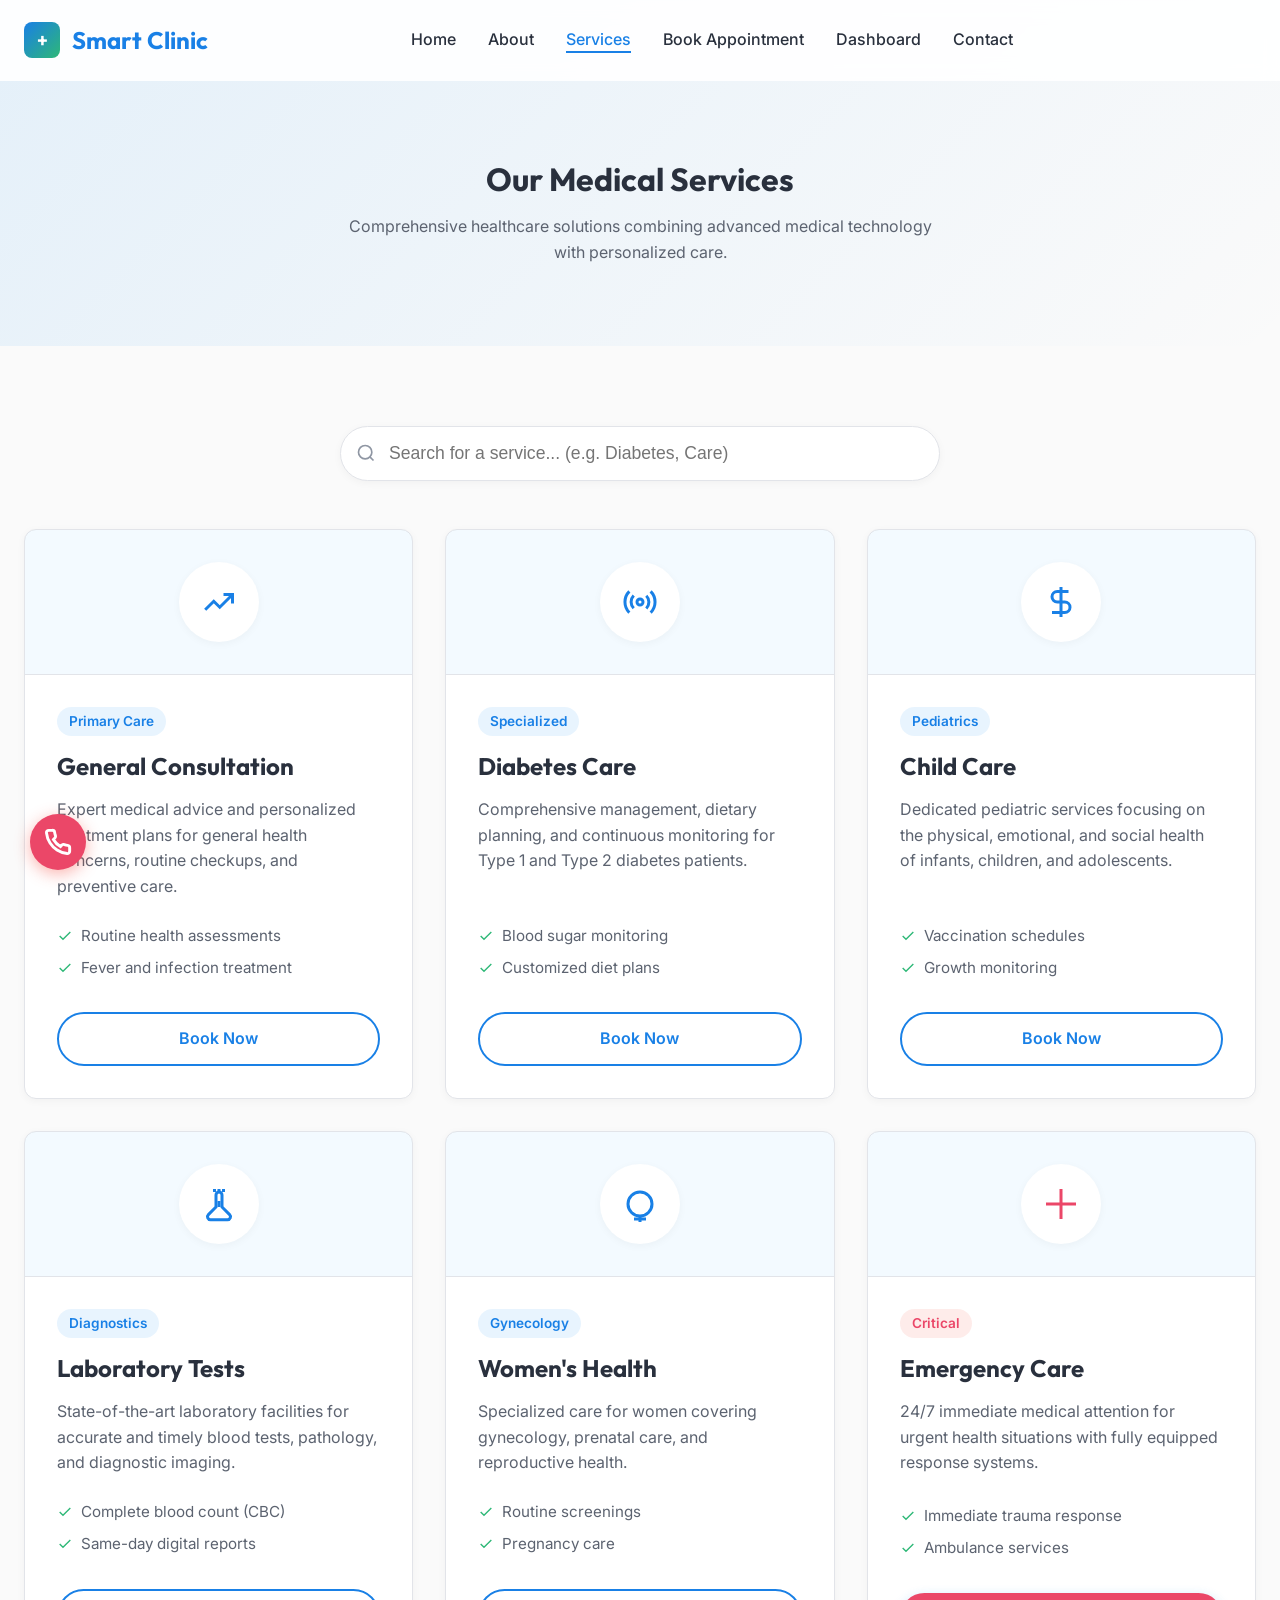
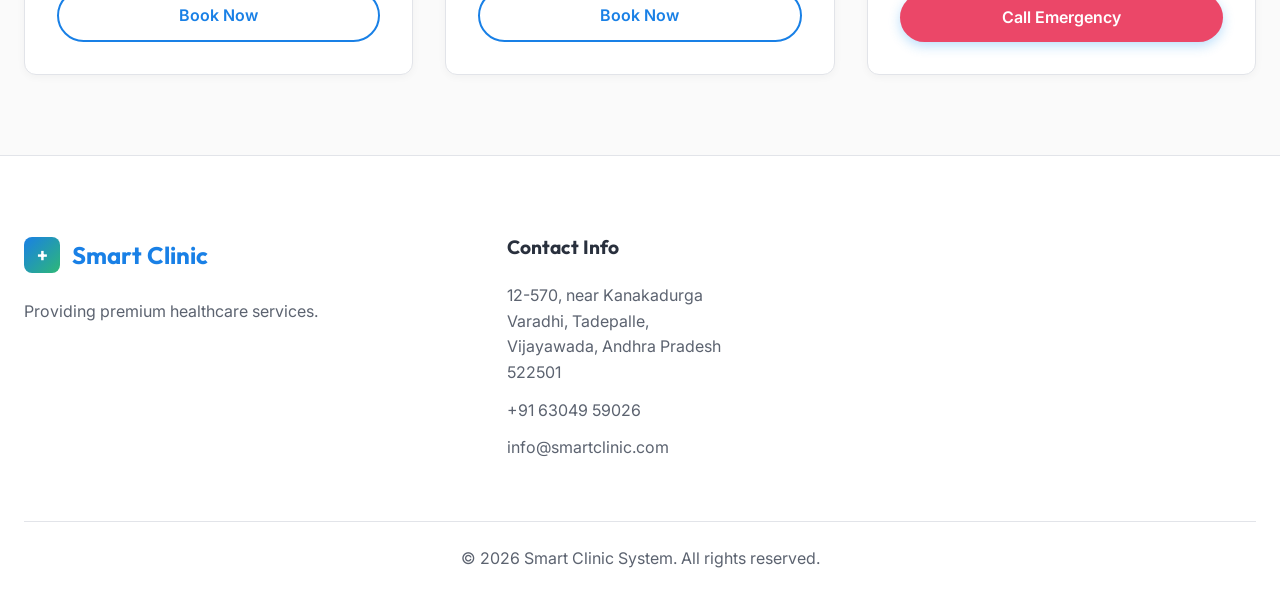
<file: services.html>
<!DOCTYPE html>
<html lang="en">
<head>
  <meta charset="UTF-8">
  <meta name="viewport" content="width=device-width, initial-scale=1.0">
  <title>Services | Smart Clinic</title>
  <meta name="description" content="Explore our wide range of premium healthcare services, from general medicine to diagnostic laboratory tests.">
  <meta name="keywords" content="medical services, pediatric care, lab test, clinic diagnostics">
  <link rel="canonical" href="http://localhost:3000/services.html">
  
  <!-- Open Graph -->
  <meta property="og:type" content="website">
  <meta property="og:title" content="Services | Smart Clinic">
  <meta property="og:description" content="Explore our wide range of premium healthcare services.">

  <!-- PWA Manifest & Colors -->
  <link rel="manifest" href="manifest.json">
  <meta name="theme-color" content="#2196f3">

  <link href="https://fonts.googleapis.com/css2?family=Inter:wght@400;500;600&family=Outfit:wght@400;600;700&display=swap" rel="stylesheet">
  <link rel="stylesheet" href="css/style.css">
  
  <style>
    .search-container {
      max-width: 600px;
      margin: 0 auto 48px;
      position: relative;
    }
    
    .search-input {
      width: 100%;
      padding: 16px 24px 16px 48px;
      border-radius: var(--radius-full);
      border: 1px solid var(--border-color);
      background-color: var(--surface-color);
      color: var(--text-primary);
      font-size: 1.1rem;
      box-shadow: var(--shadow-sm);
      transition: all var(--transition-fast);
    }
    
    .search-input:focus {
      outline: none;
      border-color: var(--primary-color);
      box-shadow: 0 0 0 4px rgba(33, 150, 243, 0.1);
    }
    
    .search-icon {
      position: absolute;
      left: 16px;
      top: 50%;
      transform: translateY(-50%);
      color: var(--text-light);
    }
    
    .service-detailed-card {
      background-color: var(--surface-color);
      border-radius: var(--radius-md);
      overflow: hidden;
      box-shadow: var(--shadow-sm);
      border: 1px solid var(--border-color);
      transition: all var(--transition-normal);
      display: flex;
      flex-direction: column;
    }
    
    .service-detailed-card:hover {
      transform: translateY(-5px);
      box-shadow: var(--shadow-md);
      border-color: var(--primary-color);
    }
    
    .service-detailed-content {
      padding: 32px;
      flex-grow: 1;
      display: flex;
      flex-direction: column;
    }
    
    .service-badge {
      display: inline-block;
      padding: 4px 12px;
      background-color: rgba(33, 150, 243, 0.1);
      color: var(--primary-color);
      border-radius: var(--radius-full);
      font-size: 0.85rem;
      font-weight: 600;
      margin-bottom: 16px;
      align-self: flex-start;
    }
    
    .hidden-service {
      display: none !important;
    }
  </style>
</head>
<body>

  <!-- Skip to main content landmark for accessibility -->
  <a href="#main-content" class="skip-link">Skip to main content</a>

  <!-- Loading Screen -->
  <div class="loader-wrapper">
    <div class="loader"></div>
  </div>

  <!-- Navbar -->
  <nav class="navbar scrolled">
    <div class="container nav-container">
      <a href="index.html" class="logo">
        <div class="logo-icon">+</div>
        Smart Clinic
      </a>
      
      <ul class="nav-links">
        <li><a href="index.html">Home</a></li>
        <li><a href="about.html">About</a></li>
        <li><a href="services.html" class="active">Services</a></li>
        <li><a href="appointments.html">Book Appointment</a></li>
        <li><a href="patient-dashboard.html">Dashboard</a></li>
        <li><a href="contact.html">Contact</a></li>
      </ul>
      
      <div class="nav-actions">
        <button id="pwaInstallBtn" class="btn btn-sm btn-primary" style="display: none; padding: 8px 16px; font-size: 0.85rem;">Install App</button>
        <button class="theme-toggle" aria-label="Toggle dark mode"></button>
        <button class="hamburger" aria-label="Menu" aria-expanded="false">
          <svg width="24" height="24" viewBox="0 0 24 24" fill="none" stroke="currentColor" stroke-width="2"><line x1="4" x2="20" y1="12" y2="12"/><line x1="4" x2="20" y1="6" y2="6"/><line x1="4" x2="20" y1="18" y2="18"/></svg>
        </button>
      </div>
    </div>
  </nav>

  <!-- Page Header -->
  <header class="section" style="background: linear-gradient(135deg, rgba(33, 150, 243, 0.1), rgba(255, 255, 255, 0)); padding: 160px 0 80px; margin-bottom: 0;">
    <div class="container text-center" style="text-align: center;">
      <h1 class="animate-on-scroll fade-up">Our Medical Services</h1>
      <p class="animate-on-scroll fade-up" style="transition-delay: 0.1s; color: var(--text-secondary); max-width: 600px; margin: 16px auto 0;">Comprehensive healthcare solutions combining advanced medical technology with personalized care.</p>
    </div>
  </header>

  <!-- Services List -->
  <main id="main-content" class="section">
    <div class="container">
      
      <!-- Live Search -->
      <div class="search-container animate-on-scroll fade-up">
        <svg class="search-icon" width="20" height="20" viewBox="0 0 24 24" fill="none" stroke="currentColor" stroke-width="2"><circle cx="11" cy="11" r="8"/><line x1="21" y1="21" x2="16.65" y2="16.65"/></svg>
        <input type="text" id="serviceSearch" class="search-input" placeholder="Search for a service... (e.g. Diabetes, Care)">
      </div>

      <div class="services-grid" id="servicesGrid">
        
        <!-- Service 1 -->
        <div class="service-detailed-card animate-on-scroll fade-up" data-title="general consultation checkup medicine">
          <div style="background-color: rgba(33, 150, 243, 0.05); padding: 32px; text-align: center; border-bottom: 1px solid var(--border-color);">
            <div class="service-icon" style="margin: 0 auto; background-color: white; box-shadow: var(--shadow-sm);">
              <svg width="36" height="36" viewBox="0 0 24 24" fill="none" stroke="currentColor" stroke-width="2"><path d="M20.2 7.8l-7.7 7.7-4-4-5.7 5.7"/><path d="M15 7h6v6"/></svg>
            </div>
          </div>
          <div class="service-detailed-content">
            <span class="service-badge">Primary Care</span>
            <h3 style="font-size: 1.5rem; margin-bottom: 16px;">General Consultation</h3>
            <p style="color: var(--text-secondary); margin-bottom: 24px; flex-grow: 1;">Expert medical advice and personalized treatment plans for general health concerns, routine checkups, and preventive care.</p>
            <ul style="list-style: none; padding: 0; margin-bottom: 24px;">
              <li style="display: flex; gap: 8px; margin-bottom: 8px; color: var(--text-secondary); font-size: 0.95rem;">
                <svg width="16" height="16" viewBox="0 0 24 24" fill="none" stroke="var(--status-completed)" stroke-width="2" style="margin-top: 4px;"><polyline points="20 6 9 17 4 12"></polyline></svg>
                Routine health assessments
              </li>
              <li style="display: flex; gap: 8px; margin-bottom: 8px; color: var(--text-secondary); font-size: 0.95rem;">
                <svg width="16" height="16" viewBox="0 0 24 24" fill="none" stroke="var(--status-completed)" stroke-width="2" style="margin-top: 4px;"><polyline points="20 6 9 17 4 12"></polyline></svg>
                Fever and infection treatment
              </li>
            </ul>
            <a href="appointments.html" class="btn btn-secondary btn-block">Book Now</a>
          </div>
        </div>

        <!-- Service 2 -->
        <div class="service-detailed-card animate-on-scroll fade-up" style="transition-delay: 0.1s;" data-title="diabetes care sugar blood">
          <div style="background-color: rgba(33, 150, 243, 0.05); padding: 32px; text-align: center; border-bottom: 1px solid var(--border-color);">
            <div class="service-icon" style="margin: 0 auto; background-color: white; box-shadow: var(--shadow-sm);">
              <svg width="36" height="36" viewBox="0 0 24 24" fill="none" stroke="currentColor" stroke-width="2"><path d="M4.9 19.1C1 15.2 1 8.8 4.9 4.9"/><path d="M7.8 16.2c-2.3-2.3-2.3-6.1 0-8.5"/><circle cx="12" cy="12" r="2"/><path d="M16.2 7.8c2.3 2.3 2.3 6.1 0 8.5"/><path d="M19.1 4.9C23 8.8 23 15.2 19.1 19.1"/></svg>
            </div>
          </div>
          <div class="service-detailed-content">
            <span class="service-badge">Specialized</span>
            <h3 style="font-size: 1.5rem; margin-bottom: 16px;">Diabetes Care</h3>
            <p style="color: var(--text-secondary); margin-bottom: 24px; flex-grow: 1;">Comprehensive management, dietary planning, and continuous monitoring for Type 1 and Type 2 diabetes patients.</p>
            <ul style="list-style: none; padding: 0; margin-bottom: 24px;">
              <li style="display: flex; gap: 8px; margin-bottom: 8px; color: var(--text-secondary); font-size: 0.95rem;">
                <svg width="16" height="16" viewBox="0 0 24 24" fill="none" stroke="var(--status-completed)" stroke-width="2" style="margin-top: 4px;"><polyline points="20 6 9 17 4 12"></polyline></svg>
                Blood sugar monitoring
              </li>
              <li style="display: flex; gap: 8px; margin-bottom: 8px; color: var(--text-secondary); font-size: 0.95rem;">
                <svg width="16" height="16" viewBox="0 0 24 24" fill="none" stroke="var(--status-completed)" stroke-width="2" style="margin-top: 4px;"><polyline points="20 6 9 17 4 12"></polyline></svg>
                Customized diet plans
              </li>
            </ul>
            <a href="appointments.html" class="btn btn-secondary btn-block">Book Now</a>
          </div>
        </div>

        <!-- Service 3 -->
        <div class="service-detailed-card animate-on-scroll fade-up" style="transition-delay: 0.2s;" data-title="child care pediatric kids infant">
          <div style="background-color: rgba(33, 150, 243, 0.05); padding: 32px; text-align: center; border-bottom: 1px solid var(--border-color);">
            <div class="service-icon" style="margin: 0 auto; background-color: white; box-shadow: var(--shadow-sm);">
              <svg width="36" height="36" viewBox="0 0 24 24" fill="none" stroke="currentColor" stroke-width="2"><path d="M12 2v20"/><path d="M17 5H9.5a3.5 3.5 0 0 0 0 7h5a3.5 3.5 0 0 1 0 7H6"/></svg>
            </div>
          </div>
          <div class="service-detailed-content">
            <span class="service-badge">Pediatrics</span>
            <h3 style="font-size: 1.5rem; margin-bottom: 16px;">Child Care</h3>
            <p style="color: var(--text-secondary); margin-bottom: 24px; flex-grow: 1;">Dedicated pediatric services focusing on the physical, emotional, and social health of infants, children, and adolescents.</p>
            <ul style="list-style: none; padding: 0; margin-bottom: 24px;">
              <li style="display: flex; gap: 8px; margin-bottom: 8px; color: var(--text-secondary); font-size: 0.95rem;">
                <svg width="16" height="16" viewBox="0 0 24 24" fill="none" stroke="var(--status-completed)" stroke-width="2" style="margin-top: 4px;"><polyline points="20 6 9 17 4 12"></polyline></svg>
                Vaccination schedules
              </li>
              <li style="display: flex; gap: 8px; margin-bottom: 8px; color: var(--text-secondary); font-size: 0.95rem;">
                <svg width="16" height="16" viewBox="0 0 24 24" fill="none" stroke="var(--status-completed)" stroke-width="2" style="margin-top: 4px;"><polyline points="20 6 9 17 4 12"></polyline></svg>
                Growth monitoring
              </li>
            </ul>
            <a href="appointments.html" class="btn btn-secondary btn-block">Book Now</a>
          </div>
        </div>

        <!-- Service 4 -->
        <div class="service-detailed-card animate-on-scroll fade-up" data-title="laboratory test blood diagnosis">
          <div style="background-color: rgba(33, 150, 243, 0.05); padding: 32px; text-align: center; border-bottom: 1px solid var(--border-color);">
            <div class="service-icon" style="margin: 0 auto; background-color: white; box-shadow: var(--shadow-sm);">
              <svg width="36" height="36" viewBox="0 0 24 24" fill="none" stroke="currentColor" stroke-width="2"><path d="M9 2v2"/><path d="M15 2v2"/><path d="M12 2v2"/><path d="M12 10v4"/><path d="M12 18h.01"/><path d="M4.93 19.07 10 14V6a2 2 0 0 1 2-2h0a2 2 0 0 1 2 2v8l5.07 5.07a2 2 0 0 1-1.41 3.41H6.34a2 2 0 0 1-1.41-3.41Z"/></svg>
            </div>
          </div>
          <div class="service-detailed-content">
            <span class="service-badge">Diagnostics</span>
            <h3 style="font-size: 1.5rem; margin-bottom: 16px;">Laboratory Tests</h3>
            <p style="color: var(--text-secondary); margin-bottom: 24px; flex-grow: 1;">State-of-the-art laboratory facilities for accurate and timely blood tests, pathology, and diagnostic imaging.</p>
            <ul style="list-style: none; padding: 0; margin-bottom: 24px;">
              <li style="display: flex; gap: 8px; margin-bottom: 8px; color: var(--text-secondary); font-size: 0.95rem;">
                <svg width="16" height="16" viewBox="0 0 24 24" fill="none" stroke="var(--status-completed)" stroke-width="2" style="margin-top: 4px;"><polyline points="20 6 9 17 4 12"></polyline></svg>
                Complete blood count (CBC)
              </li>
              <li style="display: flex; gap: 8px; margin-bottom: 8px; color: var(--text-secondary); font-size: 0.95rem;">
                <svg width="16" height="16" viewBox="0 0 24 24" fill="none" stroke="var(--status-completed)" stroke-width="2" style="margin-top: 4px;"><polyline points="20 6 9 17 4 12"></polyline></svg>
                Same-day digital reports
              </li>
            </ul>
            <a href="appointments.html" class="btn btn-secondary btn-block">Book Now</a>
          </div>
        </div>

        <!-- Service 5 -->
        <div class="service-detailed-card animate-on-scroll fade-up" style="transition-delay: 0.1s;" data-title="womens health gynecology pregnancy">
          <div style="background-color: rgba(33, 150, 243, 0.05); padding: 32px; text-align: center; border-bottom: 1px solid var(--border-color);">
            <div class="service-icon" style="margin: 0 auto; background-color: white; box-shadow: var(--shadow-sm);">
              <svg width="36" height="36" viewBox="0 0 24 24" fill="none" stroke="currentColor" stroke-width="2"><path d="M12 20a8 8 0 1 0 0-16 8 8 0 0 0 0 16Z"/><path d="M12 20v4"/><path d="M8 22h8"/></svg>
            </div>
          </div>
          <div class="service-detailed-content">
            <span class="service-badge">Gynecology</span>
            <h3 style="font-size: 1.5rem; margin-bottom: 16px;">Women's Health</h3>
            <p style="color: var(--text-secondary); margin-bottom: 24px; flex-grow: 1;">Specialized care for women covering gynecology, prenatal care, and reproductive health.</p>
            <ul style="list-style: none; padding: 0; margin-bottom: 24px;">
              <li style="display: flex; gap: 8px; margin-bottom: 8px; color: var(--text-secondary); font-size: 0.95rem;">
                <svg width="16" height="16" viewBox="0 0 24 24" fill="none" stroke="var(--status-completed)" stroke-width="2" style="margin-top: 4px;"><polyline points="20 6 9 17 4 12"></polyline></svg>
                Routine screenings
              </li>
              <li style="display: flex; gap: 8px; margin-bottom: 8px; color: var(--text-secondary); font-size: 0.95rem;">
                <svg width="16" height="16" viewBox="0 0 24 24" fill="none" stroke="var(--status-completed)" stroke-width="2" style="margin-top: 4px;"><polyline points="20 6 9 17 4 12"></polyline></svg>
                Pregnancy care
              </li>
            </ul>
            <a href="appointments.html" class="btn btn-secondary btn-block">Book Now</a>
          </div>
        </div>

        <!-- Service 6 -->
        <div class="service-detailed-card animate-on-scroll fade-up" style="transition-delay: 0.2s;" data-title="emergency care urgent ambulance">
          <div style="background-color: rgba(33, 150, 243, 0.05); padding: 32px; text-align: center; border-bottom: 1px solid var(--border-color);">
            <div class="service-icon" style="margin: 0 auto; background-color: white; box-shadow: var(--shadow-sm); color: var(--accent-color);">
              <svg width="36" height="36" viewBox="0 0 24 24" fill="none" stroke="currentColor" stroke-width="2"><path d="M12 2v20"/><path d="M2 12h20"/></svg>
            </div>
          </div>
          <div class="service-detailed-content">
            <span class="service-badge" style="background-color: rgba(244, 67, 54, 0.1); color: var(--status-cancelled);">Critical</span>
            <h3 style="font-size: 1.5rem; margin-bottom: 16px;">Emergency Care</h3>
            <p style="color: var(--text-secondary); margin-bottom: 24px; flex-grow: 1;">24/7 immediate medical attention for urgent health situations with fully equipped response systems.</p>
            <ul style="list-style: none; padding: 0; margin-bottom: 24px;">
              <li style="display: flex; gap: 8px; margin-bottom: 8px; color: var(--text-secondary); font-size: 0.95rem;">
                <svg width="16" height="16" viewBox="0 0 24 24" fill="none" stroke="var(--status-completed)" stroke-width="2" style="margin-top: 4px;"><polyline points="20 6 9 17 4 12"></polyline></svg>
                Immediate trauma response
              </li>
              <li style="display: flex; gap: 8px; margin-bottom: 8px; color: var(--text-secondary); font-size: 0.95rem;">
                <svg width="16" height="16" viewBox="0 0 24 24" fill="none" stroke="var(--status-completed)" stroke-width="2" style="margin-top: 4px;"><polyline points="20 6 9 17 4 12"></polyline></svg>
                Ambulance services
              </li>
            </ul>
            <a href="tel:+916304959026" class="btn btn-primary btn-block" style="background: var(--accent-color);">Call Emergency</a>
          </div>
        </div>

      </div>
      
      <!-- No Results State -->
      <div id="noResults" style="display: none; text-align: center; padding: 64px 0;">
        <svg width="64" height="64" viewBox="0 0 24 24" fill="none" stroke="var(--border-color)" stroke-width="2" style="margin-bottom: 24px;"><circle cx="11" cy="11" r="8"/><line x1="21" y1="21" x2="16.65" y2="16.65"/></svg>
        <h3 style="margin-bottom: 16px; color: var(--text-secondary);">No services found</h3>
        <p style="color: var(--text-light);">Try adjusting your search terms.</p>
      </div>

    </div>
  </main>

  <!-- Floating Emergency Call Button -->
  <a href="tel:+916304959026" class="emergency-float" aria-label="Call Emergency Hotline" title="Call Emergency Hotline">
    <svg width="28" height="28" viewBox="0 0 24 24" fill="none" stroke="currentColor" stroke-width="2.5"><path d="M22 16.92v3a2 2 0 0 1-2.18 2 19.79 19.79 0 0 1-8.63-3.07 19.5 19.5 0 0 1-6-6 19.79 19.79 0 0 1-3.07-8.67A2 2 0 0 1 4.11 2h3a2 2 0 0 1 2 1.72 12.84 12.84 0 0 0 .7 2.81 2 2 0 0 1-.45 2.11L8.09 9.91a16 16 0 0 0 6 6l1.27-1.27a2 2 0 0 1 2.11-.45 12.84 12.84 0 0 0 2.81.7A2 2 0 0 1 22 16.92z"/></svg>
  </a>

  <!-- Footer -->
  <footer class="footer">
    <div class="container">
      <div class="footer-grid">
        <div class="footer-col">
          <a href="index.html" class="logo" style="margin-bottom: 24px; display: inline-flex;">
            <div class="logo-icon">+</div>
            Smart Clinic
          </a>
          <p style="color: var(--text-secondary); margin-bottom: 24px;">Providing premium healthcare services.</p>
        </div>
        <div class="footer-col">
          <h4>Contact Info</h4>
          <ul class="footer-links">
            <li style="color: var(--text-secondary);">12-570, near Kanakadurga Varadhi, Tadepalle, Vijayawada, Andhra Pradesh 522501</li>
            <li style="color: var(--text-secondary);">+91 63049 59026</li>
            <li style="color: var(--text-secondary);">info@smartclinic.com</li>
          </ul>
        </div>
      </div>
      <div class="footer-bottom">
        <p>&copy; 2026 Smart Clinic System. All rights reserved.</p>
      </div>
    </div>
  </footer>

  <button class="back-to-top" aria-label="Back to top">
    <svg width="24" height="24" viewBox="0 0 24 24" fill="none" stroke="currentColor" stroke-width="2"><path d="m18 15-6-6-6 6"/></svg>
  </button>

  <script type="module" src="js/app.js"></script>
  <script>
    // Live Search Functionality
    document.addEventListener('DOMContentLoaded', () => {
      const searchInput = document.getElementById('serviceSearch');
      const serviceCards = document.querySelectorAll('.service-detailed-card');
      const noResults = document.getElementById('noResults');
      
      if (searchInput) {
        // Implement debouncing for services search input
        const filterServices = (searchTerm) => {
          let hasVisibleCards = false;
          serviceCards.forEach(card => {
            const searchData = card.getAttribute('data-title').toLowerCase();
            const cardText = card.innerText.toLowerCase();
            
            if (searchData.includes(searchTerm) || cardText.includes(searchTerm)) {
              card.classList.remove('hidden-service');
              hasVisibleCards = true;
            } else {
              card.classList.add('hidden-service');
            }
          });
          
          noResults.style.display = hasVisibleCards ? 'none' : 'block';
        };

        // Debounced input execution
        let debounceTimer;
        searchInput.addEventListener('input', (e) => {
          clearTimeout(debounceTimer);
          const searchTerm = e.target.value.toLowerCase().trim();
          debounceTimer = setTimeout(() => {
            filterServices(searchTerm);
          }, 250);
        });
      }
    });
  </script>
</body>
</html>
</file>
<file: css/style.css>
/* 
  Smart Clinic Management System
  Main Stylesheet
*/

:root {
  /* Color Palette - Light Theme */
  --primary-color: hsl(210, 80%, 50%); /* Blue */
  --primary-hover: hsl(210, 80%, 45%);
  --secondary-color: hsl(152, 60%, 45%); /* Green */
  --secondary-hover: hsl(152, 60%, 40%);
  --accent-color: hsl(348, 80%, 60%); /* Pink/Red for important alerts */
  
  --bg-color: hsl(0, 0%, 98%);
  --surface-color: hsl(0, 0%, 100%);
  --surface-hover: hsl(210, 20%, 96%);
  
  --text-primary: hsl(220, 20%, 20%);
  --text-secondary: hsl(220, 10%, 40%);
  --text-light: hsl(220, 10%, 60%);
  --text-inverse: hsl(0, 0%, 100%);
  
  --border-color: hsl(220, 15%, 90%);
  --input-bg: hsl(0, 0%, 100%);
  
  /* Status Colors */
  --status-pending: hsl(38, 92%, 50%);
  --status-confirmed: hsl(210, 80%, 50%);
  --status-completed: hsl(152, 60%, 45%);
  --status-cancelled: hsl(348, 80%, 60%);

  /* Shadows */
  --shadow-sm: 0 2px 8px rgba(0, 0, 0, 0.04);
  --shadow-md: 0 8px 24px rgba(0, 0, 0, 0.08);
  --shadow-lg: 0 16px 48px rgba(0, 0, 0, 0.12);
  --shadow-hover: 0 12px 32px rgba(33, 150, 243, 0.15);
  
  /* Typography */
  --font-heading: 'Outfit', sans-serif;
  --font-body: 'Inter', sans-serif;
  
  /* Border Radius */
  --radius-sm: 8px;
  --radius-md: 12px;
  --radius-lg: 20px;
  --radius-full: 9999px;
  
  /* Transitions */
  --transition-fast: 0.2s ease;
  --transition-normal: 0.3s ease;
  --transition-slow: 0.5s ease;
}

[data-theme="dark"] {
  /* Color Palette - Dark Theme */
  --bg-color: hsl(220, 20%, 10%);
  --surface-color: hsl(220, 20%, 15%);
  --surface-hover: hsl(220, 20%, 20%);
  
  --text-primary: hsl(0, 0%, 98%);
  --text-secondary: hsl(0, 0%, 80%);
  --text-light: hsl(0, 0%, 60%);
  
  --border-color: hsl(220, 20%, 25%);
  --input-bg: hsl(220, 20%, 12%);
  
  /* Adjust shadows for dark mode */
  --shadow-sm: 0 2px 8px rgba(0, 0, 0, 0.2);
  --shadow-md: 0 8px 24px rgba(0, 0, 0, 0.3);
  --shadow-lg: 0 16px 48px rgba(0, 0, 0, 0.4);
  --shadow-hover: 0 12px 32px rgba(33, 150, 243, 0.25);
}

/* Reset & Base Styles */
* {
  margin: 0;
  padding: 0;
  box-sizing: border-box;
}

html {
  scroll-behavior: smooth;
}

body {
  font-family: var(--font-body);
  background-color: var(--bg-color);
  color: var(--text-primary);
  line-height: 1.6;
  overflow-x: hidden;
  transition: background-color var(--transition-normal), color var(--transition-normal);
}

h1, h2, h3, h4, h5, h6 {
  font-family: var(--font-heading);
  font-weight: 700;
  line-height: 1.2;
  color: var(--text-primary);
}

a {
  text-decoration: none;
  color: var(--primary-color);
  transition: color var(--transition-fast);
}

a:hover {
  color: var(--primary-hover);
}

ul {
  list-style: none;
}

img {
  max-width: 100%;
  height: auto;
  display: block;
}

/* Layout Classes */
.container {
  width: 100%;
  max-width: 1280px;
  margin: 0 auto;
  padding: 0 24px;
}

.section {
  padding: 80px 0;
}

.section-header {
  text-align: center;
  margin-bottom: 64px;
}

.section-header h2 {
  font-size: 2.5rem;
  margin-bottom: 16px;
}

.section-header p {
  color: var(--text-secondary);
  font-size: 1.1rem;
  max-width: 600px;
  margin: 0 auto;
}

/* Buttons */
.btn {
  display: inline-flex;
  align-items: center;
  justify-content: center;
  padding: 12px 24px;
  border-radius: var(--radius-full);
  font-weight: 600;
  font-family: var(--font-body);
  cursor: pointer;
  transition: all var(--transition-normal);
  border: none;
  gap: 8px;
  text-decoration: none;
}

.btn-primary {
  background: linear-gradient(135deg, var(--primary-color), hsl(210, 80%, 60%));
  color: var(--text-inverse);
  box-shadow: 0 4px 12px rgba(33, 150, 243, 0.3);
}

.btn-primary:hover {
  transform: translateY(-2px);
  box-shadow: 0 8px 24px rgba(33, 150, 243, 0.4);
  color: var(--text-inverse);
}

.btn-secondary {
  background-color: var(--surface-color);
  color: var(--primary-color);
  border: 2px solid var(--primary-color);
}

.btn-secondary:hover {
  background-color: var(--primary-color);
  color: var(--text-inverse);
}

.btn-sm {
  padding: 8px 16px;
  font-size: 0.9rem;
}

.btn-block {
  width: 100%;
}

/* Navbar */
.navbar {
  position: fixed;
  top: 0;
  left: 0;
  width: 100%;
  background-color: rgba(255, 255, 255, 0.9);
  backdrop-filter: blur(10px);
  -webkit-backdrop-filter: blur(10px);
  z-index: 1000;
  padding: 20px 0;
  transition: all var(--transition-normal);
  border-bottom: 1px solid transparent;
}

[data-theme="dark"] .navbar {
  background-color: rgba(26, 32, 44, 0.9);
}

.navbar.scrolled {
  padding: 15px 0;
  box-shadow: var(--shadow-sm);
  border-bottom-color: var(--border-color);
}

.nav-container {
  display: flex;
  justify-content: space-between;
  align-items: center;
}

.logo {
  display: flex;
  align-items: center;
  gap: 12px;
  font-family: var(--font-heading);
  font-size: 1.5rem;
  font-weight: 700;
  color: var(--primary-color);
}

.logo-icon {
  width: 36px;
  height: 36px;
  background: linear-gradient(135deg, var(--primary-color), var(--secondary-color));
  border-radius: var(--radius-sm);
  display: flex;
  align-items: center;
  justify-content: center;
  color: white;
  font-size: 1.2rem;
}

.nav-links {
  display: flex;
  align-items: center;
  gap: 32px;
}

.nav-links a {
  color: var(--text-primary);
  font-weight: 500;
  position: relative;
}

.nav-links a::after {
  content: '';
  position: absolute;
  bottom: -4px;
  left: 0;
  width: 0;
  height: 2px;
  background-color: var(--primary-color);
  transition: width var(--transition-normal);
}

.nav-links a:hover::after,
.nav-links a.active::after {
  width: 100%;
}

.nav-links a:hover,
.nav-links a.active {
  color: var(--primary-color);
}

.nav-actions {
  display: flex;
  align-items: center;
  gap: 16px;
}

.theme-toggle {
  background: none;
  border: none;
  color: var(--text-primary);
  font-size: 1.2rem;
  cursor: pointer;
  width: 40px;
  height: 40px;
  border-radius: 50%;
  display: flex;
  align-items: center;
  justify-content: center;
  transition: background-color var(--transition-fast);
}

.theme-toggle:hover {
  background-color: var(--surface-hover);
}

.hamburger {
  display: none;
  background: none;
  border: none;
  color: var(--text-primary);
  font-size: 1.5rem;
  cursor: pointer;
}

/* Hero Section */
.hero {
  padding: 160px 0 100px;
  min-height: 100vh;
  display: flex;
  align-items: center;
  position: relative;
  overflow: hidden;
}

.hero-bg-shape {
  position: absolute;
  top: -10%;
  right: -5%;
  width: 60%;
  height: 80%;
  background: radial-gradient(circle, rgba(33,150,243,0.1) 0%, rgba(255,255,255,0) 70%);
  border-radius: 50%;
  z-index: -1;
  animation: float 10s ease-in-out infinite;
}

.hero-container {
  display: grid;
  grid-template-columns: 1fr 1fr;
  gap: 64px;
  align-items: center;
}

.hero-content h1 {
  font-size: 3.5rem;
  margin-bottom: 24px;
  line-height: 1.1;
}

.hero-content h1 span {
  color: var(--primary-color);
}

.hero-content p {
  font-size: 1.2rem;
  color: var(--text-secondary);
  margin-bottom: 40px;
  max-width: 500px;
}

.hero-buttons {
  display: flex;
  gap: 16px;
}

.hero-image {
  position: relative;
}

.hero-image img {
  border-radius: var(--radius-lg);
  box-shadow: var(--shadow-lg);
}

.floating-card {
  position: absolute;
  background-color: var(--surface-color);
  padding: 16px 24px;
  border-radius: var(--radius-md);
  box-shadow: var(--shadow-md);
  display: flex;
  align-items: center;
  gap: 16px;
  animation: float 6s ease-in-out infinite;
}

.floating-card.top {
  top: 40px;
  left: -40px;
}

.floating-card.bottom {
  bottom: 40px;
  right: -40px;
  animation-delay: 1s;
}

.floating-icon {
  width: 48px;
  height: 48px;
  background-color: rgba(33, 150, 243, 0.1);
  color: var(--primary-color);
  border-radius: 50%;
  display: flex;
  align-items: center;
  justify-content: center;
  font-size: 1.5rem;
}

/* Stats Section */
.stats {
  background-color: var(--surface-color);
  padding: 64px 0;
  border-top: 1px solid var(--border-color);
  border-bottom: 1px solid var(--border-color);
}

.stats-grid {
  display: grid;
  grid-template-columns: repeat(4, 1fr);
  gap: 32px;
  text-align: center;
}

.stat-item h3 {
  font-size: 2.5rem;
  color: var(--primary-color);
  margin-bottom: 8px;
}

.stat-item p {
  color: var(--text-secondary);
  font-weight: 500;
}

/* Services Preview */
.services-grid {
  display: grid;
  grid-template-columns: repeat(3, 1fr);
  gap: 32px;
}

.service-card {
  background-color: var(--surface-color);
  border-radius: var(--radius-md);
  padding: 40px 32px;
  box-shadow: var(--shadow-sm);
  transition: all var(--transition-normal);
  border: 1px solid var(--border-color);
  text-align: center;
  height: 100%;
}

.service-card:hover {
  transform: translateY(-10px);
  box-shadow: var(--shadow-hover);
  border-color: var(--primary-color);
}

.service-icon {
  width: 80px;
  height: 80px;
  background-color: rgba(33, 150, 243, 0.1);
  color: var(--primary-color);
  border-radius: 50%;
  display: flex;
  align-items: center;
  justify-content: center;
  font-size: 2.5rem;
  margin: 0 auto 24px;
  transition: all var(--transition-normal);
}

.service-card:hover .service-icon {
  background-color: var(--primary-color);
  color: white;
}

.service-card h3 {
  font-size: 1.5rem;
  margin-bottom: 16px;
}

.service-card p {
  color: var(--text-secondary);
  margin-bottom: 24px;
}

.service-link {
  color: var(--primary-color);
  font-weight: 600;
  display: inline-flex;
  align-items: center;
  gap: 8px;
}

.service-card:hover .service-link {
  gap: 12px;
}

/* Testimonials */
.testimonials {
  background-color: rgba(33, 150, 243, 0.03);
}

.testimonial-slider {
  max-width: 800px;
  margin: 0 auto;
  position: relative;
  overflow: hidden;
  padding-bottom: 40px;
}

.testimonial-track {
  display: flex;
  transition: transform 0.5s ease-in-out;
}

.testimonial-slide {
  min-width: 100%;
  background-color: var(--surface-color);
  border-radius: var(--radius-md);
  padding: 48px;
  box-shadow: var(--shadow-md);
  text-align: center;
}

.stars {
  color: #ffc107;
  font-size: 1.2rem;
  margin-bottom: 24px;
}

.testimonial-text {
  font-size: 1.2rem;
  font-style: italic;
  color: var(--text-primary);
  margin-bottom: 32px;
}

.patient-info {
  display: flex;
  align-items: center;
  justify-content: center;
  gap: 16px;
}

.patient-info img {
  width: 64px;
  height: 64px;
  border-radius: 50%;
  object-fit: cover;
}

.patient-info h4 {
  margin-bottom: 4px;
}

.patient-info span {
  color: var(--text-secondary);
  font-size: 0.9rem;
}

.slider-dots {
  position: absolute;
  bottom: 0;
  left: 50%;
  transform: translateX(-50%);
  display: flex;
  gap: 8px;
}

.dot {
  width: 12px;
  height: 12px;
  border-radius: 50%;
  background-color: var(--border-color);
  cursor: pointer;
  transition: background-color var(--transition-fast);
}

.dot.active {
  background-color: var(--primary-color);
}

/* FAQ Accordion */
.faq-container {
  max-width: 800px;
  margin: 0 auto;
}

.faq-item {
  background-color: var(--surface-color);
  border-radius: var(--radius-md);
  margin-bottom: 16px;
  box-shadow: var(--shadow-sm);
  border: 1px solid var(--border-color);
  overflow: hidden;
}

.faq-question {
  padding: 24px;
  display: flex;
  justify-content: space-between;
  align-items: center;
  cursor: pointer;
  font-family: var(--font-heading);
  font-weight: 600;
  font-size: 1.1rem;
  transition: background-color var(--transition-fast);
}

.faq-question:hover {
  background-color: var(--surface-hover);
}

.faq-icon {
  color: var(--primary-color);
  transition: transform var(--transition-normal);
}

.faq-item.active .faq-icon {
  transform: rotate(180deg);
}

.faq-answer {
  padding: 0 24px;
  max-height: 0;
  overflow: hidden;
  transition: all var(--transition-normal);
  color: var(--text-secondary);
}

.faq-item.active .faq-answer {
  padding: 0 24px 24px;
  max-height: 200px;
}

/* Forms & Inputs */
.form-group {
  margin-bottom: 24px;
  position: relative;
}

.form-label {
  display: block;
  margin-bottom: 8px;
  font-weight: 500;
  color: var(--text-primary);
}

.form-control {
  width: 100%;
  padding: 14px 16px;
  border: 1px solid var(--border-color);
  border-radius: var(--radius-sm);
  background-color: var(--input-bg);
  color: var(--text-primary);
  font-family: var(--font-body);
  font-size: 1rem;
  transition: all var(--transition-fast);
}

.form-control:focus {
  outline: none;
  border-color: var(--primary-color);
  box-shadow: 0 0 0 3px rgba(33, 150, 243, 0.1);
}

textarea.form-control {
  min-height: 120px;
  resize: vertical;
}

.error-message {
  color: var(--accent-color);
  font-size: 0.85rem;
  margin-top: 4px;
  display: none;
}

.form-control.invalid {
  border-color: var(--accent-color);
}

.form-control.invalid + .error-message {
  display: block;
}

/* Dashboard Cards & Layout */
.dashboard-layout {
  display: grid;
  grid-template-columns: 280px 1fr;
  gap: 32px;
  min-height: calc(100vh - 160px);
  margin-top: 100px;
  padding-bottom: 64px;
}

.sidebar {
  background-color: var(--surface-color);
  border-radius: var(--radius-md);
  padding: 32px 0;
  box-shadow: var(--shadow-sm);
  border: 1px solid var(--border-color);
  align-self: start;
  position: sticky;
  top: 100px;
}

.sidebar-header {
  padding: 0 24px 24px;
  border-bottom: 1px solid var(--border-color);
  margin-bottom: 24px;
}

.sidebar-menu {
  list-style: none;
}

.sidebar-menu li a {
  display: flex;
  align-items: center;
  gap: 16px;
  padding: 16px 24px;
  color: var(--text-secondary);
  font-weight: 500;
  transition: all var(--transition-fast);
}

.sidebar-menu li a:hover,
.sidebar-menu li a.active {
  background-color: rgba(33, 150, 243, 0.05);
  color: var(--primary-color);
  border-left: 4px solid var(--primary-color);
}

/* Status Badges */
.status-badge {
  display: inline-block;
  padding: 4px 12px;
  border-radius: var(--radius-full);
  font-size: 0.85rem;
  font-weight: 600;
}

.status-pending {
  background-color: rgba(255, 152, 0, 0.1);
  color: var(--status-pending);
}

.status-confirmed {
  background-color: rgba(33, 150, 243, 0.1);
  color: var(--status-confirmed);
}

.status-completed {
  background-color: rgba(76, 175, 80, 0.1);
  color: var(--status-completed);
}

.status-cancelled {
  background-color: rgba(244, 67, 54, 0.1);
  color: var(--status-cancelled);
}

/* Modals */
.modal-overlay {
  position: fixed;
  top: 0;
  left: 0;
  width: 100%;
  height: 100%;
  background-color: rgba(0, 0, 0, 0.5);
  backdrop-filter: blur(4px);
  display: flex;
  align-items: center;
  justify-content: center;
  z-index: 2000;
  opacity: 0;
  visibility: hidden;
  transition: all var(--transition-normal);
}

.modal-overlay.active {
  opacity: 1;
  visibility: visible;
}

.modal-content {
  background-color: var(--surface-color);
  border-radius: var(--radius-md);
  width: 100%;
  max-width: 500px;
  padding: 32px;
  box-shadow: var(--shadow-lg);
  transform: translateY(20px);
  transition: transform var(--transition-normal);
  position: relative;
}

.modal-overlay.active .modal-content {
  transform: translateY(0);
}

.modal-close {
  position: absolute;
  top: 16px;
  right: 16px;
  background: none;
  border: none;
  font-size: 1.5rem;
  color: var(--text-secondary);
  cursor: pointer;
}

/* Toasts */
.toast-container {
  position: fixed;
  bottom: 24px;
  right: 24px;
  z-index: 9999;
  display: flex;
  flex-direction: column;
  gap: 12px;
}

.toast {
  background-color: var(--surface-color);
  color: var(--text-primary);
  padding: 16px 24px;
  border-radius: var(--radius-sm);
  box-shadow: var(--shadow-lg);
  display: flex;
  align-items: center;
  gap: 12px;
  min-width: 300px;
  border-left: 4px solid var(--primary-color);
  animation: slideInRight 0.3s forwards;
}

.toast.success { border-left-color: var(--status-completed); }
.toast.error { border-left-color: var(--status-cancelled); }
.toast.info { border-left-color: var(--primary-color); }

.toast.hiding {
  animation: fadeOutRight 0.3s forwards;
}

/* Animations */
@keyframes float {
  0% { transform: translateY(0px); }
  50% { transform: translateY(-20px); }
  100% { transform: translateY(0px); }
}

@keyframes slideInRight {
  from { transform: translateX(100%); opacity: 0; }
  to { transform: translateX(0); opacity: 1; }
}

@keyframes fadeOutRight {
  from { transform: translateX(0); opacity: 1; }
  to { transform: translateX(100%); opacity: 0; }
}

.animate-on-scroll {
  opacity: 0;
  transition: all 0.8s ease;
}

.fade-up { transform: translateY(40px); }
.fade-left { transform: translateX(40px); }
.fade-right { transform: translateX(-40px); }
.zoom-in { transform: scale(0.9); }

.animate-on-scroll.is-visible {
  opacity: 1;
  transform: translate(0) scale(1);
}

/* Loading Screen */
.loader-wrapper {
  position: fixed;
  top: 0;
  left: 0;
  width: 100%;
  height: 100%;
  background-color: var(--bg-color);
  display: flex;
  justify-content: center;
  align-items: center;
  z-index: 9999;
  transition: opacity 0.5s ease, visibility 0.5s ease;
}

.loader-wrapper.hidden {
  opacity: 0;
  visibility: hidden;
}

.loader {
  width: 50px;
  height: 50px;
  border: 4px solid var(--border-color);
  border-top-color: var(--primary-color);
  border-radius: 50%;
  animation: spin 1s linear infinite;
}

@keyframes spin {
  to { transform: rotate(360deg); }
}

/* Footer */
.footer {
  background-color: var(--surface-color);
  padding: 80px 0 24px;
  border-top: 1px solid var(--border-color);
}

.footer-grid {
  display: grid;
  grid-template-columns: 2fr 1fr 1fr 1fr;
  gap: 48px;
  margin-bottom: 48px;
}

.footer-col h4 {
  font-size: 1.2rem;
  margin-bottom: 24px;
}

.footer-links li {
  margin-bottom: 12px;
}

.footer-links a {
  color: var(--text-secondary);
}

.footer-links a:hover {
  color: var(--primary-color);
}

.social-links {
  display: flex;
  gap: 16px;
  margin-top: 24px;
}

.social-links a {
  width: 40px;
  height: 40px;
  border-radius: 50%;
  background-color: rgba(33, 150, 243, 0.1);
  display: flex;
  align-items: center;
  justify-content: center;
}

.social-links a:hover {
  background-color: var(--primary-color);
  color: white;
}

.footer-bottom {
  text-align: center;
  padding-top: 24px;
  border-top: 1px solid var(--border-color);
  color: var(--text-secondary);
}

/* Back to top */
.back-to-top {
  position: fixed;
  bottom: 24px;
  right: 24px;
  width: 48px;
  height: 48px;
  border-radius: 50%;
  background-color: var(--primary-color);
  color: white;
  border: none;
  display: flex;
  align-items: center;
  justify-content: center;
  font-size: 1.2rem;
  cursor: pointer;
  box-shadow: var(--shadow-md);
  opacity: 0;
  visibility: hidden;
  transition: all var(--transition-normal);
  z-index: 900;
}

.back-to-top.visible {
  opacity: 1;
  visibility: visible;
}

.back-to-top:hover {
  transform: translateY(-4px);
  background-color: var(--primary-hover);
}

/* Responsive Styles */
@media (max-width: 1024px) {
  .hero-container {
    grid-template-columns: 1fr;
    text-align: center;
  }
  
  .hero-content h1 {
    font-size: 3rem;
  }
  
  .hero-content p {
    margin: 0 auto 40px;
  }
  
  .hero-buttons {
    justify-content: center;
  }
  
  .hero-image {
    max-width: 600px;
    margin: 0 auto;
  }
  
  .stats-grid {
    grid-template-columns: repeat(2, 1fr);
  }
  
  .services-grid {
    grid-template-columns: repeat(2, 1fr);
  }
  
  .dashboard-layout {
    grid-template-columns: 1fr;
  }
  
  .sidebar {
    position: static;
  }
}

@media (max-width: 768px) {
  .nav-links {
    position: fixed;
    top: 76px;
    left: -100%;
    width: 100%;
    height: calc(100vh - 76px);
    background-color: var(--surface-color);
    flex-direction: column;
    padding: 40px 24px;
    transition: left var(--transition-normal);
  }
  
  .nav-links.active {
    left: 0;
  }
  
  .nav-actions {
    margin-left: auto;
    margin-right: 16px;
  }
  
  .hamburger {
    display: block;
  }
  
  .footer-grid {
    grid-template-columns: 1fr 1fr;
  }
}

@media (max-width: 480px) {
  .hero-content h1 {
    font-size: 2.5rem;
  }
  
  .floating-card {
    display: none;
  }
  
  .stats-grid {
    grid-template-columns: 1fr;
  }
  
  .services-grid {
    grid-template-columns: 1fr;
  }
  
  .footer-grid {
    grid-template-columns: 1fr;
  }
  
  .section {
    padding: 60px 0;
  }
}

/* ==========================================================================
   Upgraded UI/UX Design tokens & Interactive Elements
   ========================================================================== */

/* Skip to content link for accessibility */
.skip-link {
  position: absolute;
  top: -100px;
  left: 20px;
  background-color: var(--primary-color);
  color: white;
  padding: 10px 20px;
  border-radius: 0 0 var(--radius-sm) var(--radius-sm);
  z-index: 10000;
  font-weight: 600;
  transition: top 0.2s ease;
}
.skip-link:focus {
  top: 0;
}

/* Time slot picker grids */
.slot-grid {
  display: grid;
  grid-template-columns: repeat(4, 1fr);
  gap: 12px;
  margin-bottom: 8px;
}

.slot-btn {
  background-color: var(--surface-color);
  border: 1.5px solid var(--border-color);
  border-radius: var(--radius-sm);
  padding: 12px 6px;
  font-weight: 600;
  color: var(--text-primary);
  cursor: pointer;
  transition: all var(--transition-fast);
  text-align: center;
  font-size: 0.9rem;
}

.slot-btn:hover:not(:disabled) {
  border-color: var(--primary-color);
  background-color: var(--surface-hover);
  color: var(--primary-color);
  transform: translateY(-1px);
}

.slot-btn.selected {
  background-color: var(--primary-color);
  border-color: var(--primary-color);
  color: white;
  box-shadow: 0 4px 12px rgba(33, 150, 243, 0.2);
}

.slot-btn:disabled {
  background-color: var(--border-color);
  color: var(--text-light);
  cursor: not-allowed;
  opacity: 0.4;
}

.slot-btn.booked {
  background-color: rgba(244, 67, 54, 0.08);
  border-color: rgba(244, 67, 54, 0.2);
  color: var(--status-cancelled);
  text-decoration: line-through;
}

/* Status Progression Timeline */
.timeline-wrapper {
  display: flex;
  justify-content: space-between;
  align-items: center;
  position: relative;
  margin: 24px 0;
}

.timeline-wrapper::before {
  content: '';
  position: absolute;
  top: 18px;
  left: 0;
  width: 100%;
  height: 4px;
  background-color: var(--border-color);
  z-index: 1;
}

.timeline-step {
  display: flex;
  flex-direction: column;
  align-items: center;
  z-index: 2;
  position: relative;
  width: 25%;
}

.step-circle {
  width: 36px;
  height: 36px;
  border-radius: 50%;
  background-color: var(--surface-color);
  border: 3px solid var(--border-color);
  display: flex;
  align-items: center;
  justify-content: center;
  font-weight: 700;
  color: var(--text-light);
  transition: all var(--transition-fast);
  font-size: 0.9rem;
}

.step-label {
  margin-top: 8px;
  font-size: 0.8rem;
  color: var(--text-secondary);
  font-weight: 600;
  text-align: center;
}

.timeline-step.active .step-circle {
  border-color: var(--primary-color);
  color: var(--primary-color);
  background-color: rgba(33, 150, 243, 0.1);
  transform: scale(1.1);
}

.timeline-step.active .step-label {
  color: var(--primary-color);
  font-weight: bold;
}

.timeline-step.completed .step-circle {
  border-color: var(--secondary-color);
  background-color: var(--secondary-color);
  color: white;
}

.timeline-step.completed .step-label {
  color: var(--secondary-color);
}

.timeline-step.active.cancelled .step-circle {
  border-color: var(--status-cancelled);
  background-color: var(--status-cancelled);
  color: white;
}

.timeline-step.active.cancelled .step-label {
  color: var(--status-cancelled);
}

/* Floating Emergency Actions */
.emergency-float {
  position: fixed;
  bottom: 30px;
  left: 30px;
  z-index: 999;
  background-color: var(--accent-color);
  color: white;
  width: 56px;
  height: 56px;
  border-radius: 50%;
  display: flex;
  align-items: center;
  justify-content: center;
  box-shadow: 0 4px 16px rgba(244, 67, 54, 0.4);
  cursor: pointer;
  transition: all var(--transition-fast);
}

.emergency-float:hover {
  transform: scale(1.08);
  box-shadow: 0 8px 24px rgba(244, 67, 54, 0.6);
}

/* Live clinic status indicator */
.clinic-status-badge {
  display: inline-flex;
  align-items: center;
  gap: 8px;
  padding: 6px 14px;
  border-radius: var(--radius-full);
  font-size: 0.85rem;
  font-weight: 600;
}

.clinic-status-badge.open {
  background-color: rgba(76, 175, 80, 0.1);
  color: var(--status-completed);
}

.clinic-status-badge.closed {
  background-color: rgba(244, 67, 54, 0.1);
  color: var(--status-cancelled);
}

.status-dot {
  width: 8px;
  height: 8px;
  border-radius: 50%;
  background-color: currentColor;
  animation: pulse-dot 1.5s infinite;
}

@keyframes pulse-dot {
  0% { opacity: 0.4; }
  50% { opacity: 1; }
  100% { opacity: 0.4; }
}

/* Health tips carousel widget */
.health-tip-card {
  background: linear-gradient(135deg, rgba(33, 150, 243, 0.04), rgba(33, 150, 243, 0));
  border: 1.5px solid var(--border-color);
  border-radius: var(--radius-md);
  padding: 24px;
  margin-top: 32px;
}

#healthTipsContainer {
  transition: opacity 0.3s ease;
}

.health-tip-content {
  display: flex;
  align-items: center;
  gap: 16px;
  color: var(--text-primary);
}

.health-tip-content svg {
  color: var(--primary-color);
  flex-shrink: 0;
}

.health-tip-content p {
  margin: 0;
  font-weight: 500;
}

/* Focus visibility for keyboards */
*:focus-visible {
  outline: 3px solid var(--primary-color);
  outline-offset: 2px;
}
</file>
